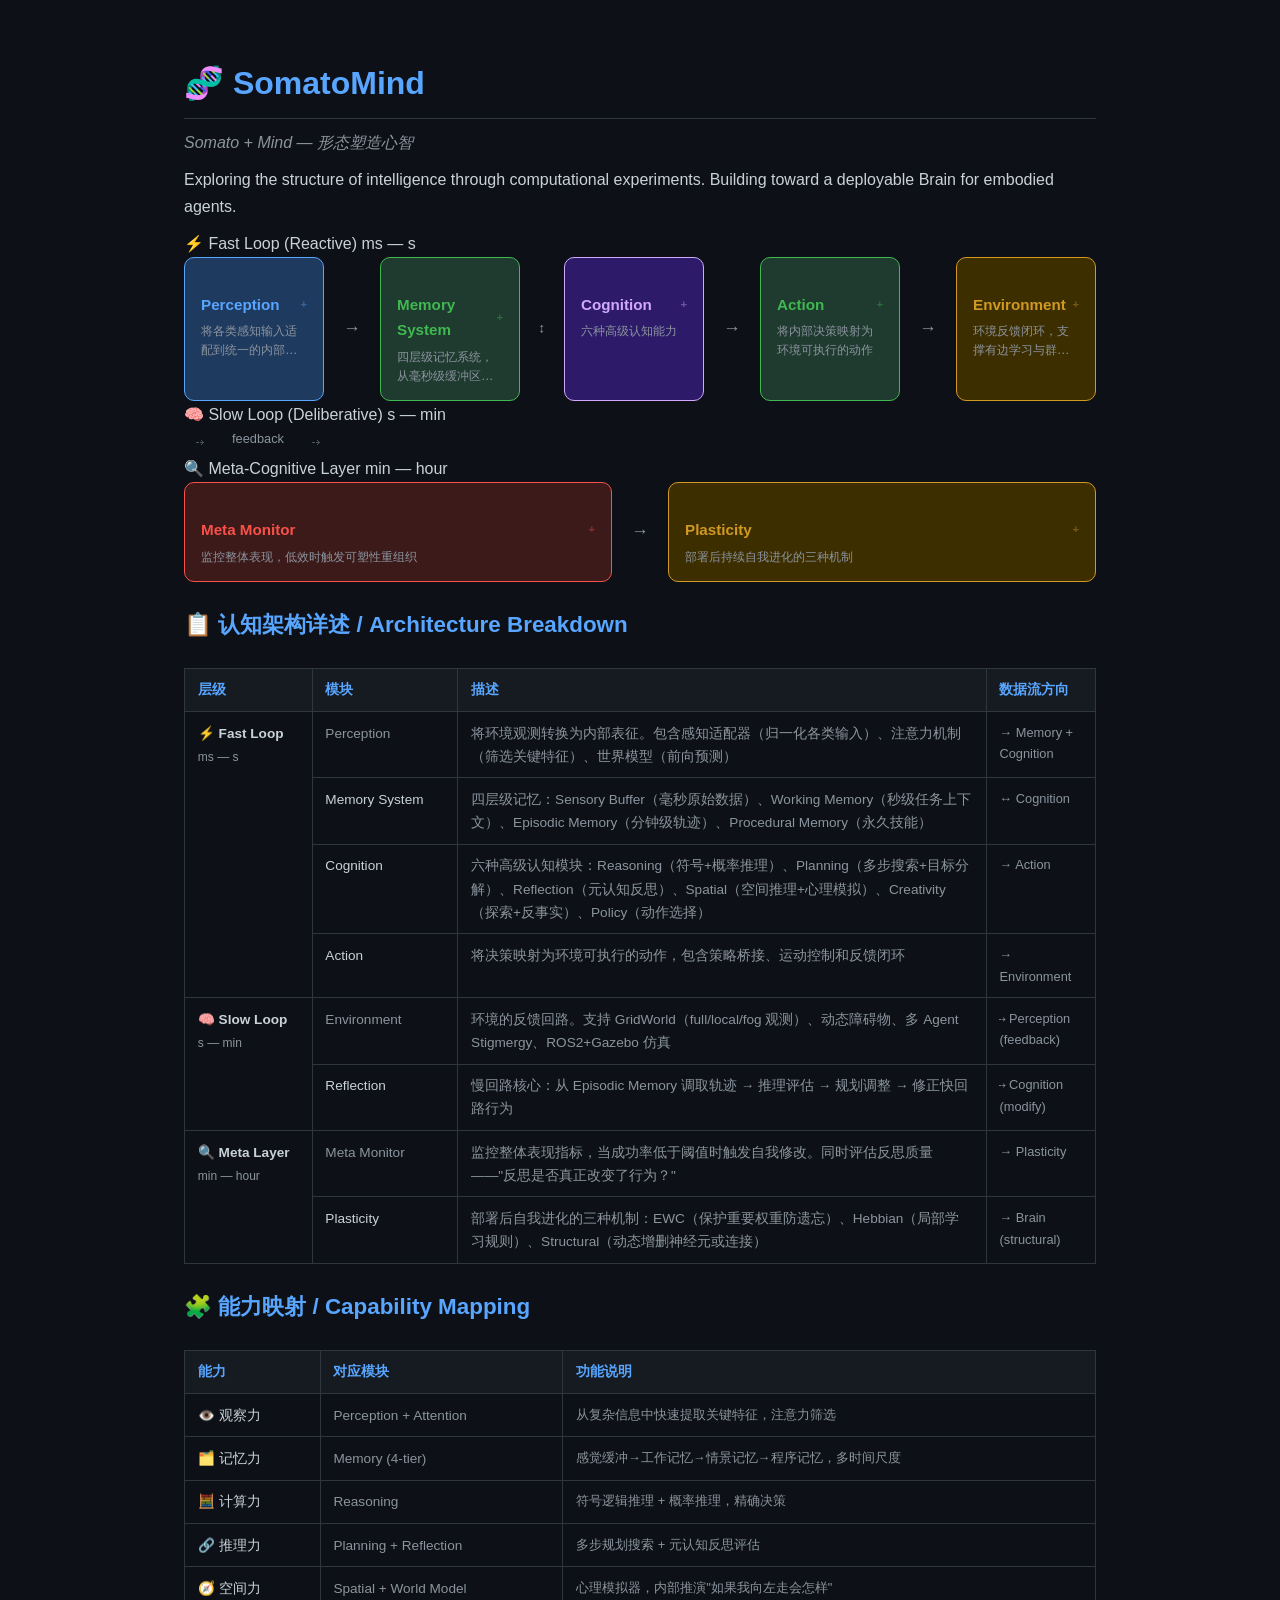
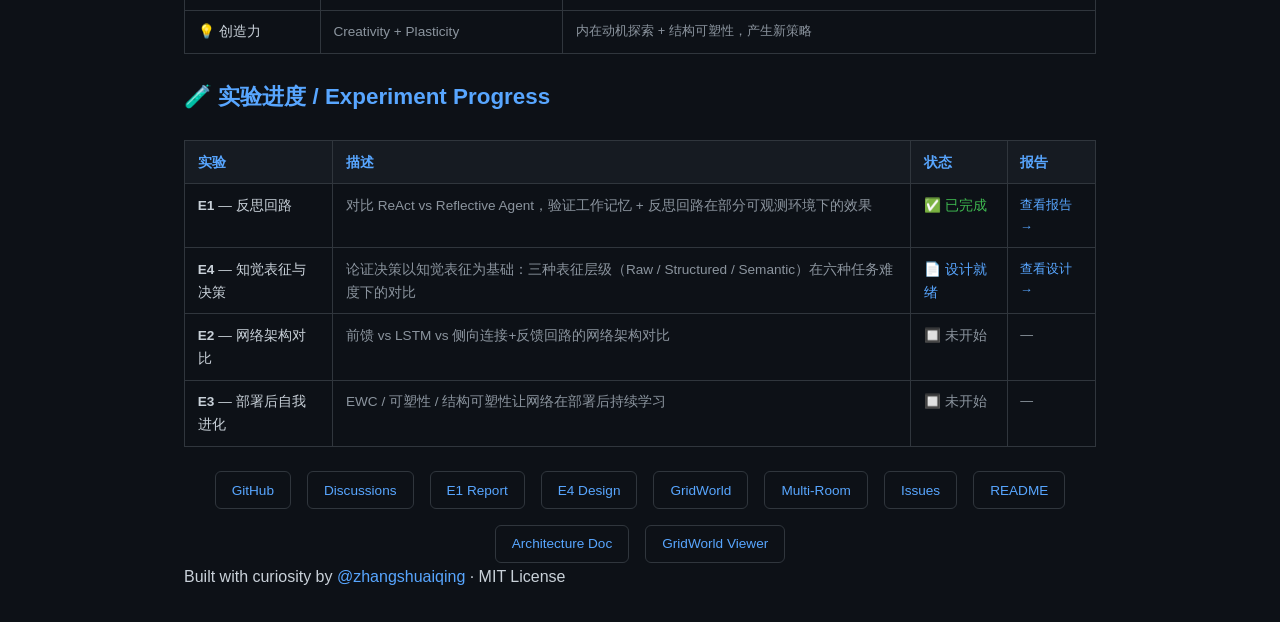
<file: docs/index.html>
<!DOCTYPE html>
<html lang="zh-CN">
<head>
  <meta charset="UTF-8">
  <meta name="viewport" content="width=device-width, initial-scale=1.0">
  <title>SomatoMind — 认知架构</title>
  <link rel="stylesheet" href="assets/style.css?v=2">
  <style>
    /* SomatoMind-specific overrides */
    .card-grid {
      display: flex; flex-wrap: wrap; gap: 12px;
      align-items: stretch;
    }
    .card-grid.wide { flex-wrap: nowrap; }
    @media (max-width: 800px) { .card-grid.wide { flex-wrap: wrap; } }

    /* ── Flow arrows ── */
    .flow-arrow {
      display: flex; align-items: center; justify-content: center;
      min-width: 32px; color: var(--fg2); font-size: 1.1rem;
      user-select: none;
    }
    .flow-arrow.dashed { opacity: 0.5; font-size: 1rem; }
    .flow-arrow.bidir { font-size: 0.85rem; writing-mode: vertical-lr; min-width: 20px; }

    /* ── Card ── */
    .card {
      flex: 1; min-width: 140px;
      border: 1px solid var(--border); border-radius: var(--card-radius);
      padding: 0.9rem 1rem; cursor: pointer;
      transition: all var(--transition);
      position: relative;
    }
    .card:hover {
      transform: translateY(-2px);
      box-shadow: 0 4px 16px rgba(0,0,0,0.4);
    }
    .card:active { transform: translateY(0); }
    .card h3 { font-size: 0.95rem; margin-bottom: 0.3rem; display: flex; align-items: center; gap: 0.4rem; }
    .card h3 .expand-icon { font-size: 0.7rem; opacity: 0.4; margin-left: auto; }
    .card .summary {
      font-size: 0.78rem; color: var(--fg2); line-height: 1.5;
      display: -webkit-box; -webkit-line-clamp: 2; -webkit-box-orient: vertical; overflow: hidden;
    }
    .card .detail {
      display: none; margin-top: 0.6rem; padding-top: 0.6rem;
      border-top: 1px solid var(--border); font-size: 0.8rem;
    }
    .card .detail ul { list-style: none; padding: 0; }
    .card .detail li {
      padding: 0.3rem 0; border-bottom: 1px solid rgba(255,255,255,0.04);
      display: flex; justify-content: space-between; gap: 0.5rem;
    }
    .card .detail li:last-child { border-bottom: none; }
    .card .detail li .item-name { color: var(--fg); font-weight: 500; }
    .card .detail li .item-desc { color: var(--fg2); text-align: right; font-size: 0.75rem; }

    .card.open { cursor: default; }
    .card.open .expand-icon { transform: rotate(45deg); }
    .card.open .detail { display: block; }

    /* Color themes */
    .card.blue    { background: var(--blue);    border-color: var(--blue-border); }
    .card.green   { background: var(--green);   border-color: var(--green-border); }
    .card.purple  { background: var(--purple);  border-color: var(--purple-border); }
    .card.red     { background: var(--red);     border-color: var(--red-border); }
    .card.orange  { background: var(--orange);  border-color: var(--orange-border); }
    .card.blue h3    { color: var(--blue-border); }
    .card.green h3   { color: var(--green-border); }
    .card.purple h3  { color: var(--purple-border); }
    .card.red h3     { color: var(--red-border); }
    .card.orange h3  { color: var(--orange-border); }
    .card.blue .detail li .item-name    { color: #79c0ff; }
    .card.green .detail li .item-name   { color: #7ee787; }
    .card.purple .detail li .item-name  { color: #d2a8ff; }
    .card.red .detail li .item-name     { color: #ff7b72; }
    .card.orange .detail li .item-name  { color: #d29922; }

    /* ── Capability table ── */
    .cap-table {
      width: 100%; border-collapse: collapse; font-size: 0.85rem;
      margin-top: 1.5rem;
    }
    .cap-table th, .cap-table td {
      padding: 0.6rem 0.8rem; border: 1px solid var(--border);
      text-align: left;
    }
    .cap-table th { background: #161b22; color: var(--accent); font-weight: 600; }
    .cap-table td:first-child { font-weight: 500; color: var(--fg); }
    .cap-table td:last-child { color: var(--fg2); font-size: 0.8rem; }
    .cap-table tr:hover td { background: rgba(255,255,255,0.03); }

    /* ── Links row ── */
    .links {
      display: flex; flex-wrap: wrap; gap: 1rem; justify-content: center;
      margin-top: 1.5rem;
    }
    .links a {
      padding: 0.4rem 1rem; border: 1px solid var(--border); border-radius: 6px;
      font-size: 0.85rem; transition: border-color var(--transition);
    }
    .links a:hover { border-color: var(--accent); text-decoration: none; }
  </style>
</head>
<body>

<h1>🧬 SomatoMind</h1>
<p class="subtitle"><em>Somato + Mind — 形态塑造心智</em></p>
<p class="tagline">Exploring the structure of intelligence through computational experiments. Building toward a deployable Brain for embodied agents.</p>

<!-- ═══════════════════ Fast Loop ═══════════════════ -->
<div class="zone-label">⚡ Fast Loop (Reactive) <span class="timescale">ms — s</span></div>
<div class="card-grid wide" id="fast-loop"></div>

<!-- ═══════════════════ Slow Loop ═══════════════════ -->
<div class="zone-label">🧠 Slow Loop (Deliberative) <span class="timescale">s — min</span></div>
<div class="card-grid wide" id="slow-loop"></div>

<!-- ═══════════════════ Meta Layer ═══════════════════ -->
<div class="zone-label">🔍 Meta-Cognitive Layer <span class="timescale">min — hour</span></div>
<div class="card-grid wide" id="meta-layer"></div>

<!-- ═══════════════════ Architecture Table ═══════════════════ -->
<div class="section">
  <h2>📋 认知架构详述 / Architecture Breakdown</h2>
  <table class="cap-table">
    <thead>
      <tr><th style="width:14%">层级</th><th style="width:16%">模块</th><th>描述</th><th style="width:12%">数据流方向</th></tr>
    </thead>
    <tbody>
      <tr><td rowspan="4"><strong>⚡ Fast Loop</strong><br><span style="font-size:0.75rem;color:var(--fg2)">ms — s</span></td>
          <td>Perception</td><td>将环境观测转换为内部表征。包含感知适配器（归一化各类输入）、注意力机制（筛选关键特征）、世界模型（前向预测）</td><td>→ Memory + Cognition</td></tr>
      <tr><td>Memory System</td><td>四层级记忆：Sensory Buffer（毫秒原始数据）、Working Memory（秒级任务上下文）、Episodic Memory（分钟级轨迹）、Procedural Memory（永久技能）</td><td>↔ Cognition</td></tr>
      <tr><td>Cognition</td><td>六种高级认知模块：Reasoning（符号+概率推理）、Planning（多步搜索+目标分解）、Reflection（元认知反思）、Spatial（空间推理+心理模拟）、Creativity（探索+反事实）、Policy（动作选择）</td><td>→ Action</td></tr>
      <tr><td>Action</td><td>将决策映射为环境可执行的动作，包含策略桥接、运动控制和反馈闭环</td><td>→ Environment</td></tr>
      <tr><td rowspan="2"><strong>🧠 Slow Loop</strong><br><span style="font-size:0.75rem;color:var(--fg2)">s — min</span></td>
          <td>Environment</td><td>环境的反馈回路。支持 GridWorld（full/local/fog 观测）、动态障碍物、多 Agent Stigmergy、ROS2+Gazebo 仿真</td><td>⇢ Perception (feedback)</td></tr>
      <tr><td>Reflection</td><td>慢回路核心：从 Episodic Memory 调取轨迹 → 推理评估 → 规划调整 → 修正快回路行为</td><td>⇢ Cognition (modify)</td></tr>
      <tr><td rowspan="2"><strong>🔍 Meta Layer</strong><br><span style="font-size:0.75rem;color:var(--fg2)">min — hour</span></td>
          <td>Meta Monitor</td><td>监控整体表现指标，当成功率低于阈值时触发自我修改。同时评估反思质量——"反思是否真正改变了行为？"</td><td>→ Plasticity</td></tr>
      <tr><td>Plasticity</td><td>部署后自我进化的三种机制：EWC（保护重要权重防遗忘）、Hebbian（局部学习规则）、Structural（动态增删神经元或连接）</td><td>→ Brain (structural)</td></tr>
    </tbody>
  </table>
</div>

<!-- ═══════════════════ Capability Mapping ═══════════════════ -->
<div class="section">
  <h2>🧩 能力映射 / Capability Mapping</h2>
  <table class="cap-table">
    <thead>
      <tr><th>能力</th><th>对应模块</th><th>功能说明</th></tr>
    </thead>
    <tbody>
      <tr><td>👁️ 观察力</td><td>Perception + Attention</td><td>从复杂信息中快速提取关键特征，注意力筛选</td></tr>
      <tr><td>🗂️ 记忆力</td><td>Memory (4-tier)</td><td>感觉缓冲→工作记忆→情景记忆→程序记忆，多时间尺度</td></tr>
      <tr><td>🧮 计算力</td><td>Reasoning</td><td>符号逻辑推理 + 概率推理，精确决策</td></tr>
      <tr><td>🔗 推理力</td><td>Planning + Reflection</td><td>多步规划搜索 + 元认知反思评估</td></tr>
      <tr><td>🧭 空间力</td><td>Spatial + World Model</td><td>心理模拟器，内部推演"如果我向左走会怎样"</td></tr>
      <tr><td>💡 创造力</td><td>Creativity + Plasticity</td><td>内在动机探索 + 结构可塑性，产生新策略</td></tr>
    </tbody>
  </table>
</div>

<!-- ═══════════════════ Experiment Progress ═══════════════════ -->
<div class="section">
  <h2>🧪 实验进度 / Experiment Progress</h2>
  <table class="cap-table">
    <thead>
      <tr><th>实验</th><th>描述</th><th>状态</th><th>报告</th></tr>
    </thead>
    <tbody>
      <tr>
        <td><strong>E1</strong> — 反思回路</td>
        <td>对比 ReAct vs Reflective Agent，验证工作记忆 + 反思回路在部分可观测环境下的效果</td>
        <td><span style="color:#3fb950;">✅ 已完成</span></td>
        <td><a href="experiments/e1_reflection.html" target="_blank">查看报告 →</a></td>
      </tr>
      <tr>
        <td><strong>E4</strong> — 知觉表征与决策</td>
        <td>论证决策以知觉表征为基础：三种表征层级（Raw / Structured / Semantic）在六种任务难度下的对比</td>
        <td><span style="color:#58a6ff;">📄 设计就绪</span></td>
        <td><a href="experiments/e4_perceptual_rep.html" target="_blank">查看设计 →</a></td>
      </tr>
      <tr>
        <td><strong>E2</strong> — 网络架构对比</td>
        <td>前馈 vs LSTM vs 侧向连接+反馈回路的网络架构对比</td>
        <td><span style="color:#8b949e;">🔲 未开始</span></td>
        <td>—</td>
      </tr>
      <tr>
        <td><strong>E3</strong> — 部署后自我进化</td>
        <td>EWC / 可塑性 / 结构可塑性让网络在部署后持续学习</td>
        <td><span style="color:#8b949e;">🔲 未开始</span></td>
        <td>—</td>
      </tr>
    </tbody>
  </table>
</div>

<!-- ═══════════════════ Capability Mapping ═══════════════════ -->
<div class="links">
  <a href="https://github.com/zhangshuaiqing/SomatoMind">GitHub</a>
  <a href="https://github.com/zhangshuaiqing/SomatoMind/discussions">Discussions</a>
  <a href="experiments/e1_reflection.html">E1 Report</a>
  <a href="experiments/e4_perceptual_rep.html">E4 Design</a>
  <a href="gridworld_viewer.html">GridWorld</a>
  <a href="experiments/rooms.html">Multi-Room</a>
  <a href="https://github.com/zhangshuaiqing/SomatoMind/issues">Issues</a>
  <a href="https://github.com/zhangshuaiqing/SomatoMind/blob/main/README.md">README</a>
  <a href="https://github.com/zhangshuaiqing/SomatoMind/blob/main/docs/architecture.md">Architecture Doc</a>
  <a href="gridworld_viewer.html">GridWorld Viewer</a>
</div>

<div class="footer">
  Built with curiosity by <a href="https://github.com/zhangshuaiqing">@zhangshuaiqing</a> &middot; MIT License
</div>

<script>
// ── Data ──────────────────────────────────────────
const MODULES = {
  perception: {
    title: 'Perception', color: 'blue',
    summary: '将各类感知输入适配到统一的内部表征空间',
    items: [
      ['Adapter', '将任意环境观测（GridWorld / ROS2 / 相机）归一化为内部 dict'],
      ['Attention', '自底向上 + 自顶向下注意力，筛选关键特征'],
      ['World Model', '前向预测模型："如果我向左走，会看到什么？"'],
    ]
  },
  memory: {
    title: 'Memory System', color: 'green',
    summary: '四层级记忆系统，从毫秒级缓冲区到永久程序记忆',
    items: [
      ['Sensory Buffer', '毫秒级，保留原始感知数据'],
      ['Working Memory', '秒级，结构化任务上下文（目标、怀疑、计划栈）'],
      ['Episodic Memory', '分钟级，存储完整轨迹（观测→动作→结果→反思标签）'],
      ['Procedural Memory', '永久级，编码为网络权重或子策略的技能库'],
    ]
  },
  cognition: {
    title: 'Cognition', color: 'purple',
    summary: '六种高级认知能力',
    items: [
      ['Reasoning', '符号推理（规则演绎）+ 概率推理（贝叶斯不确定性处理）'],
      ['Planning', '多步搜索 + 目标分解 + 重规划'],
      ['Reflection', '元认知：回顾轨迹 → 自我评价 → 策略调整（Reflexion）'],
      ['Spatial', '空间推理（自我中心+地图视角）+ 心理模拟器'],
      ['Creativity', '内在动机驱动的探索 + 反事实思考'],
      ['Policy', '从当前状态到动作的映射（快回路的主干）'],
    ]
  },
  action: {
    title: 'Action', color: 'green',
    summary: '将内部决策映射为环境可执行的动作',
    items: [
      ['Policy Bridge', '抽象决策到具体动作序列的映射'],
      ['Motor Control', 'ROS2 / Gazebo / 实物机器人接口'],
      ['Feedback Loop', '动作执行结果 → 感知层（形成闭环）'],
    ]
  },
  environment: {
    title: 'Environment', color: 'orange',
    summary: '环境反馈闭环，支撑有边学习与群体智能',
    items: [
      ['GridWorld', 'Phase 1 实验床：full / local / fog_of_war 观测'],
      ['Dynamic Obstacles', 'Phase 1 Feature 3：环境时变'],
      ['Multi-agent', 'Phase 3：Stigmergy / Neural Bridge 群体实验'],
      ['ROS2 + Gazebo', 'Phase 3：连续控制仿真 + 实物过渡'],
    ]
  },
  plasticity: {
    title: 'Plasticity', color: 'orange',
    summary: '部署后持续自我进化的三种机制',
    items: [
      ['EWC', 'Elastic Weight Consolidation：保护重要权重不遗忘'],
      ['Hebbian', '局部学习规则："fire together, wire together"'],
      ['Structural', '动态增删神经元或连接，对应生物的结构可塑性'],
    ]
  },
  meta: {
    title: 'Meta Monitor', color: 'red',
    summary: '监控整体表现，低效时触发可塑性重组织',
    items: [
      ['Performance Monitor', '跟踪成功率、步数等指标'],
      ['Trigger', '表现低于阈值时，激活 Plasticity 模块'],
      ['Self-Evaluation', '评估反思质量：反思是否真正改变了行为？'],
    ]
  },
};

// ── Build Cards ───────────────────────────────────
function cardHTML(id, m) {
  const itemsHTML = m.items.map(([name, desc]) =>
    `<li><span class="item-name">${name}</span><span class="item-desc">${desc}</span></li>`
  ).join('');
  return `
    <div class="card ${m.color}" data-module="${id}" onclick="toggleCard(this)">
      <h3>${m.title} <span class="expand-icon">+</span></h3>
      <div class="summary">${m.summary}</div>
      <div class="detail"><ul>${itemsHTML}</ul></div>
    </div>
  `;
}

function flowArrow(dir) {
  const arrows = {
    right: '→', right_dashed: '⇢', bidir: '↔', down: '↓',
  };
  const cls = dir === 'bidir' ? 'flow-arrow bidir' : 'flow-arrow' + (dir.includes('dashed') ? ' dashed' : '');
  return `<div class="${cls}">${arrows[dir] || '→'}</div>`;
}

// Fast loop: Perception → [Memory] → [Cognition] → Action → Environment
const fastLoop = document.getElementById('fast-loop');
fastLoop.innerHTML =
  cardHTML('perception', MODULES.perception) +
  flowArrow('right') +
  cardHTML('memory', MODULES.memory) +
  flowArrow('bidir') +
  cardHTML('cognition', MODULES.cognition) +
  flowArrow('right') +
  cardHTML('action', MODULES.action) +
  flowArrow('right') +
  cardHTML('environment', MODULES.environment);

// Slow loop: Environment feedback
const slowLoop = document.getElementById('slow-loop');
slowLoop.innerHTML =
  flowArrow('right_dashed') +
  `<div style="flex:0; font-size:0.8rem; color:var(--fg2); padding:0 0.25rem;">feedback</div>` +
  flowArrow('right_dashed');

// Meta layer: Meta Monitor → Plasticity
const metaLayer = document.getElementById('meta-layer');
metaLayer.innerHTML =
  cardHTML('meta', MODULES.meta) +
  flowArrow('right') +
  cardHTML('plasticity', MODULES.plasticity);

// ── Toggle ────────────────────────────────────────
function toggleCard(el) {
  el.classList.toggle('open');
}

// ── Add zone outlines ─────────────────────────────
document.addEventListener('DOMContentLoaded', () => {
  // Nothing special needed — the zone labels and card-grids naturally separate
});
</script>
</body>
</html>
</file>
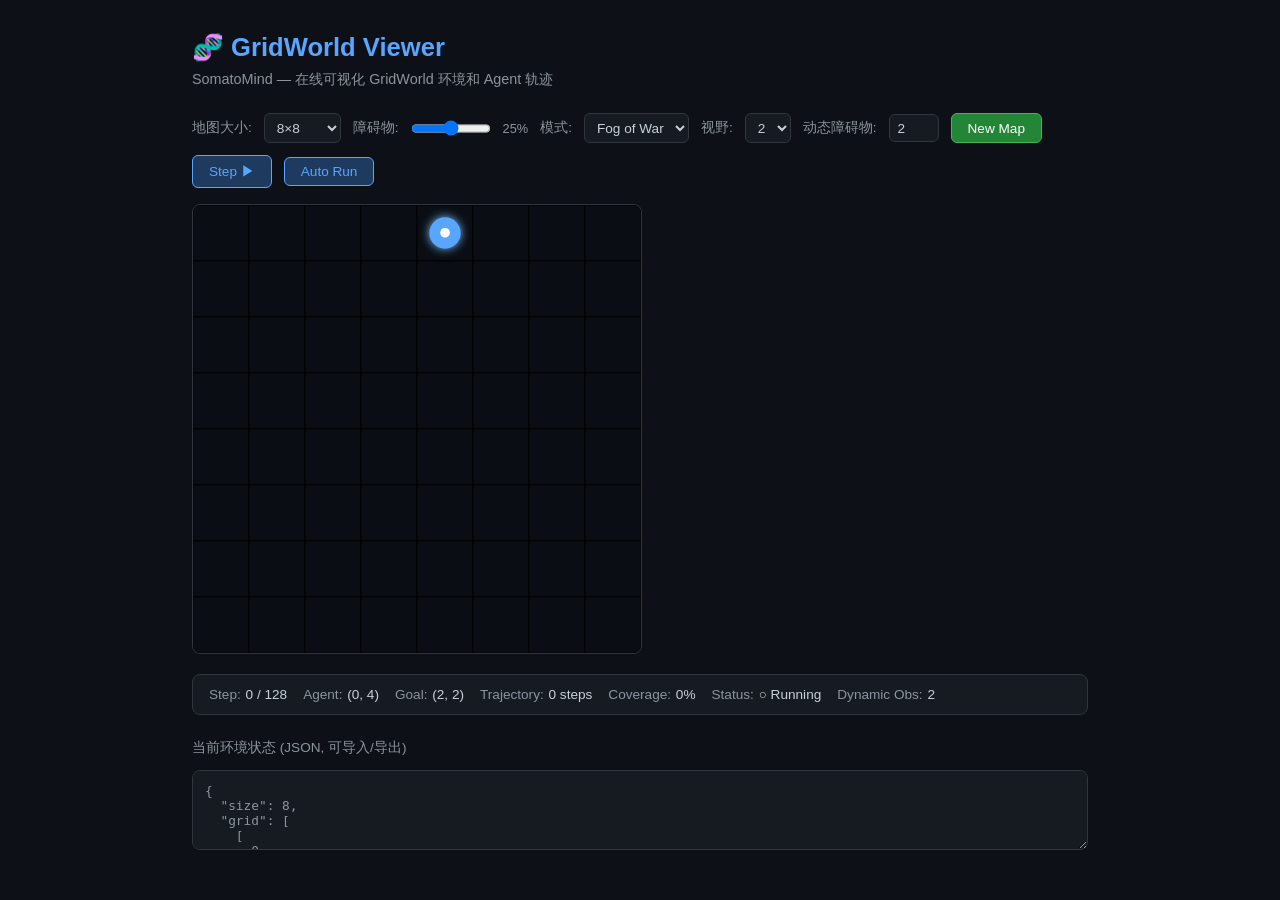
<file: docs/gridworld_viewer.html>
<!DOCTYPE html>
<html lang="zh-CN">
<head>
  <meta charset="UTF-8">
  <meta name="viewport" content="width=device-width, initial-scale=1.0">
  <title>GridWorld Viewer</title>
  <style>
    * { margin: 0; padding: 0; box-sizing: border-box; }
    body {
      font-family: -apple-system, BlinkMacSystemFont, 'Segoe UI', Helvetica, Arial, sans-serif;
      background: #0d1117; color: #c9d1d9;
      padding: 2rem; max-width: 960px; margin: 0 auto;
    }
    h1 { font-size: 1.6rem; margin-bottom: 0.5rem; color: #58a6ff; }
    .subtitle { color: #8b949e; margin-bottom: 1.5rem; font-size: 0.9rem; }

    /* Controls */
    .controls { display: flex; flex-wrap: wrap; gap: 0.75rem; align-items: center; margin-bottom: 1rem; }
    .controls label { font-size: 0.85rem; color: #8b949e; }
    .controls input, .controls select {
      background: #161b22; border: 1px solid #30363d; border-radius: 6px;
      color: #c9d1d9; padding: 0.35rem 0.5rem; font-size: 0.85rem;
    }
    .controls button {
      background: #1f3a5f; border: 1px solid #58a6ff; border-radius: 6px;
      color: #58a6ff; padding: 0.4rem 1rem; cursor: pointer; font-size: 0.85rem;
    }
    .controls button:hover { background: #1f4a7f; }
    .controls button:active { transform: scale(0.97); }
    .controls button.primary { background: #238636; border-color: #3fb950; color: #fff; }
    .controls button.primary:hover { background: #2ea043; }
    .controls .spacer { flex: 1; }

    /* Grid canvas */
    .grid-wrap { position: relative; display: inline-block; margin-bottom: 1rem; }
    #grid-canvas { border: 1px solid #30363d; border-radius: 8px; display: block; }

    /* Info panel */
    .info-panel {
      display: flex; flex-wrap: wrap; gap: 1rem; margin-bottom: 1.5rem;
      background: #161b22; border: 1px solid #30363d; border-radius: 8px;
      padding: 0.75rem 1rem;
    }
    .info-item { font-size: 0.85rem; }
    .info-item .label { color: #8b949e; margin-right: 0.3rem; }
    .info-item .value { color: #c9d1d9; font-weight: 500; }
    .info-item .value.good { color: #3fb950; }
    .info-item .value.bad { color: #f85149; }

    /* JSON import area */
    .json-area {
      width: 100%; min-height: 80px; background: #161b22; border: 1px solid #30363d;
      border-radius: 8px; color: #8b949e; padding: 0.75rem; font-family: monospace;
      font-size: 0.8rem; margin-top: 0.5rem; resize: vertical;
    }
    .json-label { font-size: 0.85rem; color: #8b949e; margin-top: 1rem; margin-bottom: 0.3rem; }
  </style>
</head>
<body>

<h1>🧬 GridWorld Viewer</h1>
<p class="subtitle">SomatoMind — 在线可视化 GridWorld 环境和 Agent 轨迹</p>

<div class="controls">
  <label>地图大小:</label>
  <select id="size-select">
    <option value="6">6×6</option>
    <option value="8" selected>8×8</option>
    <option value="10">10×10</option>
    <option value="12">12×12</option>
  </select>
  <label>障碍物:</label>
  <input type="range" id="obstacle-range" min="0" max="50" value="25" style="width:80px">
  <span id="obstacle-label" style="font-size:0.8rem;color:#8b949e;">25%</span>
  <label>模式:</label>
  <select id="mode-select">
    <option value="full">Full</option>
    <option value="local">Local</option>
    <option value="fog_of_war" selected>Fog of War</option>
  </select>
  <label>视野:</label>
  <select id="view-select">
    <option value="1">1</option>
    <option value="2" selected>2</option>
    <option value="3">3</option>
  </select>
  <label>动态障碍物:</label>
  <input type="number" id="dynamic-num" value="2" min="0" max="10" style="width:50px">
  <button class="primary" id="btn-new">New Map</button>
  <button id="btn-step">Step ▶</button>
  <button id="btn-auto">Auto Run</button>
</div>

<div class="grid-wrap">
  <canvas id="grid-canvas"></canvas>
</div>

<div class="info-panel" id="info-panel"></div>

<div class="json-label">当前环境状态 (JSON, 可导入/导出)</div>
<textarea class="json-area" id="json-area" readonly></textarea>

<script>
// ═══════════════════════════════════════════════════════════════
// GridWorld Renderer (pure client-side HTML/JS)
// ═══════════════════════════════════════════════════════════════

const canvas = document.getElementById('grid-canvas');
const ctx = canvas.getContext('2d');

let CELL = 56;          // pixel per cell
let state = null;       // current env state
let autoTimer = null;

const COLORS = {
  bg: '#0d1117',
  grid: '#161b22',
  gridLine: '#21262d',
  empty: '#161b22',
  obstacle: '#30363d',
  dynamic: '#f85149',
  agent: '#58a6ff',
  agentGlow: '#79c0ff',
  goal: '#d29922',
  goalGlow: '#ffd8a8',
  visited: 'rgba(88,166,255,0.08)',
  trail: 'rgba(88,166,255,0.25)',
  trailFade: 'rgba(88,166,255,0.06)',
  fog: '#0a0e14',
  text: '#c9d1d9',
  textDim: '#8b949e',
};

// ── Generate random env (client-side only for visualization) ──

function generateMap(size, obstacleRatio, mode, viewRange, numDynamic) {
  // Grid: 0=empty, 1=obstacle
  const grid = [];
  for (let r = 0; r < size; r++) {
    grid[r] = [];
    for (let c = 0; c < size; c++) {
      grid[r][c] = Math.random() < obstacleRatio ? 1 : 0;
    }
  }
  
  // Place start and goal
  let start, goal;
  do {
    start = [Math.floor(Math.random() * size), Math.floor(Math.random() * size)];
    goal = [Math.floor(Math.random() * size), Math.floor(Math.random() * size)];
  } while (start[0] === goal[0] && start[1] === goal[1]);
  
  grid[start[0]][start[1]] = 0;
  grid[goal[0]][goal[1]] = 0;
  
  // Clear path
  let r = start[0], c = start[1];
  while (r !== goal[0] || c !== goal[1]) {
    if (Math.random() < 0.5 && r !== goal[0]) {
      r += goal[0] > r ? 1 : -1;
    } else if (c !== goal[1]) {
      c += goal[1] > c ? 1 : -1;
    } else {
      r += goal[0] > r ? 1 : -1;
    }
    if (grid[r] && grid[r][c] === 1) grid[r][c] = 0;
  }
  
  // Dynamic obstacles
  const dynamic = [];
  for (let i = 0; i < numDynamic; i++) {
    let pos;
    let attempts = 0;
    do {
      pos = [Math.floor(Math.random() * size), Math.floor(Math.random() * size)];
      attempts++;
    } while ((grid[pos[0]][pos[1]] === 1 || 
             (pos[0] === start[0] && pos[1] === start[1]) ||
             (pos[0] === goal[0] && pos[1] === goal[1])) && attempts < 50);
    if (attempts < 50) {
      dynamic.push({row: pos[0], col: pos[1]});
      grid[pos[0]][pos[1]] = 0;
    }
  }
  
  return {
    size, grid, agent_pos: [...start], goal_pos: [...goal],
    step_count: 0, max_steps: size * size * 2, done: false,
    observation_mode: mode, view_range: viewRange,
    trajectory: [], visited: Array(size).fill(null).map(() => Array(size).fill(false)),
    dynamic_obstacles: dynamic,
  };
}

// ── Rendering ──

function render(s) {
  if (!s) return;
  state = s;
  const size = s.size;
  const cellSize = Math.min(CELL, Math.floor(560 / size));
  CELL = cellSize;
  
  canvas.width = size * cellSize;
  canvas.height = size * cellSize;
  
  // Background
  ctx.fillStyle = COLORS.grid;
  ctx.fillRect(0, 0, canvas.width, canvas.height);
  
  const visited = s.visited || [];
  const trajectory = s.trajectory || [];
  const visitedSet = new Set();
  for (let r = 0; r < size; r++) {
    for (let c = 0; c < size; c++) {
      if (visited[r] && visited[r][c]) visitedSet.add(`${r},${c}`);
    }
  }
  
  // Draw cells
  for (let r = 0; r < size; r++) {
    for (let c = 0; c < size; c++) {
      const x = c * cellSize, y = r * cellSize;
      
      // Fog
      if (s.observation_mode === 'fog_of_war' && !visitedSet.has(`${r},${c}`)) {
        ctx.fillStyle = COLORS.fog;
        ctx.fillRect(x, y, cellSize, cellSize);
        ctx.fillStyle = COLORS.gridLine;
        ctx.strokeRect(x, y, cellSize, cellSize);
        continue;
      }
      
      // Cell type
      const cell = s.grid[r][c];
      if (cell === 1) {
        ctx.fillStyle = COLORS.obstacle;
      } else if (visitedSet.has(`${r},${c}`) && (r !== s.agent_pos[0] || c !== s.agent_pos[1])) {
        ctx.fillStyle = COLORS.visited;
      } else {
        ctx.fillStyle = COLORS.empty;
      }
      ctx.fillRect(x, y, cellSize, cellSize);
      
      // Dynamic obstacles
      const isDynamic = s.dynamic_obstacles.some(d => d.row === r && d.col === c);
      if (isDynamic) {
        ctx.fillStyle = COLORS.dynamic;
        ctx.beginPath();
        ctx.arc(x + cellSize/2, y + cellSize/2, cellSize * 0.25, 0, Math.PI * 2);
        ctx.fill();
      }
      
      // Grid line
      ctx.strokeStyle = COLORS.gridLine;
      ctx.lineWidth = 0.5;
      ctx.strokeRect(x, y, cellSize, cellSize);
    }
  }
  
  // Trajectory trail
  if (trajectory.length > 1) {
    ctx.beginPath();
    ctx.strokeStyle = COLORS.trail;
    ctx.lineWidth = 2;
    for (let i = 0; i < trajectory.length - 1; i++) {
      const p1 = trajectory[i], p2 = trajectory[i + 1];
      ctx.moveTo(p1[1] * cellSize + cellSize/2, p1[0] * cellSize + cellSize/2);
      ctx.lineTo(p2[1] * cellSize + cellSize/2, p2[0] * cellSize + cellSize/2);
    }
    ctx.stroke();
    
    // Trail dots
    for (let i = 0; i < trajectory.length; i++) {
      const p = trajectory[i];
      const alpha = 0.15 + 0.6 * (i / trajectory.length);
      ctx.fillStyle = `rgba(88, 166, 255, ${alpha})`;
      ctx.beginPath();
      ctx.arc(p[1] * cellSize + cellSize/2, p[0] * cellSize + cellSize/2, 2, 0, Math.PI * 2);
      ctx.fill();
    }
  }
  
  // Goal
  const gr = s.goal_pos[0], gc = s.goal_pos[1];
  if (s.observation_mode !== 'fog_of_war' || visitedSet.has(`${gr},${gc}`) || gr === s.agent_pos[0] && gc === s.agent_pos[1]) {
    ctx.fillStyle = COLORS.goalGlow;
    ctx.shadowColor = COLORS.goalGlow;
    ctx.shadowBlur = 8;
    ctx.fillStyle = COLORS.goal;
    ctx.beginPath();
    ctx.arc(gc * cellSize + cellSize/2, gr * cellSize + cellSize/2, cellSize * 0.3, 0, Math.PI * 2);
    ctx.fill();
    ctx.shadowBlur = 0;
    ctx.fillStyle = COLORS.goalGlow;
    ctx.font = `${cellSize * 0.45}px sans-serif`;
    ctx.textAlign = 'center';
    ctx.textBaseline = 'middle';
    ctx.fillText('★', gc * cellSize + cellSize/2, gr * cellSize + cellSize/2 + 1);
  }
  
  // Agent
  const ar = s.agent_pos[0], ac = s.agent_pos[1];
  ctx.shadowColor = COLORS.agentGlow;
  ctx.shadowBlur = 10;
  ctx.fillStyle = COLORS.agent;
  ctx.beginPath();
  ctx.arc(ac * cellSize + cellSize/2, ar * cellSize + cellSize/2, cellSize * 0.28, 0, Math.PI * 2);
  ctx.fill();
  ctx.shadowBlur = 0;
  ctx.fillStyle = '#fff';
  ctx.font = `bold ${cellSize * 0.4}px sans-serif`;
  ctx.textAlign = 'center';
  ctx.textBaseline = 'middle';
  ctx.fillText('●', ac * cellSize + cellSize/2, ar * cellSize + cellSize/2);
  
  // Update info panel
  updateInfo(s);
  updateJson(s);
}

function updateInfo(s) {
  const panel = document.getElementById('info-panel');
  const trajLen = s.trajectory ? s.trajectory.length : 0;
  const visitedCount = s.visited ? s.visited.flat().filter(v => v).length : 0;
  const total = s.size * s.size;
  const coverage = visitedCount / total;
  
  panel.innerHTML = `
    <div class="info-item"><span class="label">Step:</span><span class="value">${s.step_count} / ${s.max_steps}</span></div>
    <div class="info-item"><span class="label">Agent:</span><span class="value">(${s.agent_pos[0]}, ${s.agent_pos[1]})</span></div>
    <div class="info-item"><span class="label">Goal:</span><span class="value">(${s.goal_pos[0]}, ${s.goal_pos[1]})</span></div>
    <div class="info-item"><span class="label">Trajectory:</span><span class="value">${trajLen} steps</span></div>
    <div class="info-item"><span class="label">Coverage:</span><span class="value">${(coverage * 100).toFixed(0)}%</span></div>
    <div class="info-item"><span class="label">Status:</span><span class="value ${s.done ? 'good' : ''}">${s.done ? '✓ Goal Reached' : '○ Running'}</span></div>
    <div class="info-item"><span class="label">Dynamic Obs:</span><span class="value">${s.dynamic_obstacles ? s.dynamic_obstacles.length : 0}</span></div>
  `;
}

function updateJson(s) {
  document.getElementById('json-area').value = JSON.stringify(s, null, 2);
}

// ── Actions ──

function newMap() {
  const size = parseInt(document.getElementById('size-select').value);
  const obsRatio = parseInt(document.getElementById('obstacle-range').value) / 100;
  const mode = document.getElementById('mode-select').value;
  const viewRange = parseInt(document.getElementById('view-select').value);
  const numDynamic = parseInt(document.getElementById('dynamic-num').value) || 0;
  const s = generateMap(size, obsRatio, mode, viewRange, numDynamic);
  render(s);
}

function stepForward() {
  if (!state || state.done) return;
  const dirs = ['up', 'down', 'left', 'right'];
  const action = dirs[Math.floor(Math.random() * 4)];
  
  // Basic physics simulation
  let dr = 0, dc = 0;
  if (action === 'up') dr = -1;
  else if (action === 'down') dr = 1;
  else if (action === 'left') dc = -1;
  else if (action === 'right') dc = 1;
  
  const nr = state.agent_pos[0] + dr, nc = state.agent_pos[1] + dc;
  if (nr >= 0 && nr < state.size && nc >= 0 && nc < state.size && state.grid[nr][nc] !== 1) {
    state.trajectory.push([...state.agent_pos]);
    state.agent_pos = [nr, nc];
    if (!state.visited[nr]) state.visited[nr] = [];
    state.visited[nr][nc] = true;
    state.step_count++;
    
    if (nr === state.goal_pos[0] && nc === state.goal_pos[1]) {
      state.done = true;
    }
  } else {
    state.step_count++;
  }
  
  if (state.step_count >= state.max_steps) state.done = true;
  
  // Move dynamic obstacles (simple random walk)
  if (state.dynamic_obstacles) {
    for (const d of state.dynamic_obstacles) {
      const ddirs = [{dr:-1,dc:0},{dr:1,dc:0},{dr:0,dc:-1},{dr:0,dc:1}];
      const dd = ddirs[Math.floor(Math.random() * 4)];
      const dnr = d.row + dd.dr, dnc = d.col + dd.dc;
      if (dnr >= 0 && dnr < state.size && dnc >= 0 && dnc < state.size &&
          state.grid[dnr][dnc] !== 1 &&
          !(dnr === state.agent_pos[0] && dnc === state.agent_pos[1]) &&
          !(dnr === state.goal_pos[0] && dnc === state.goal_pos[1])) {
        d.row = dnr; d.col = dnc;
      }
    }
  }
  
  render(state);
}

function autoRun() {
  if (autoTimer) {
    clearInterval(autoTimer);
    autoTimer = null;
    document.getElementById('btn-auto').textContent = 'Auto Run';
    return;
  }
  if (state && state.done) newMap();
  document.getElementById('btn-auto').textContent = 'Stop';
  autoTimer = setInterval(() => {
    if (state && state.done) {
      clearInterval(autoTimer);
      autoTimer = null;
      document.getElementById('btn-auto').textContent = 'Auto Run';
      return;
    }
    stepForward();
  }, 80);
}

// ── Import JSON ──
// Allow pasting a JSON state to render it
document.getElementById('json-area').addEventListener('input', function() {
  try {
    const s = JSON.parse(this.value);
    if (s.size && s.grid && s.agent_pos) {
      render(s);
    }
  } catch(e) {}
});

// ── Init ──
document.getElementById('btn-new').addEventListener('click', newMap);
document.getElementById('btn-step').addEventListener('click', stepForward);
document.getElementById('btn-auto').addEventListener('click', autoRun);
document.getElementById('obstacle-range').addEventListener('input', function() {
  document.getElementById('obstacle-label').textContent = this.value + '%';
});

// Start with a map
newMap();

</script>
</body>
</html>
</file>
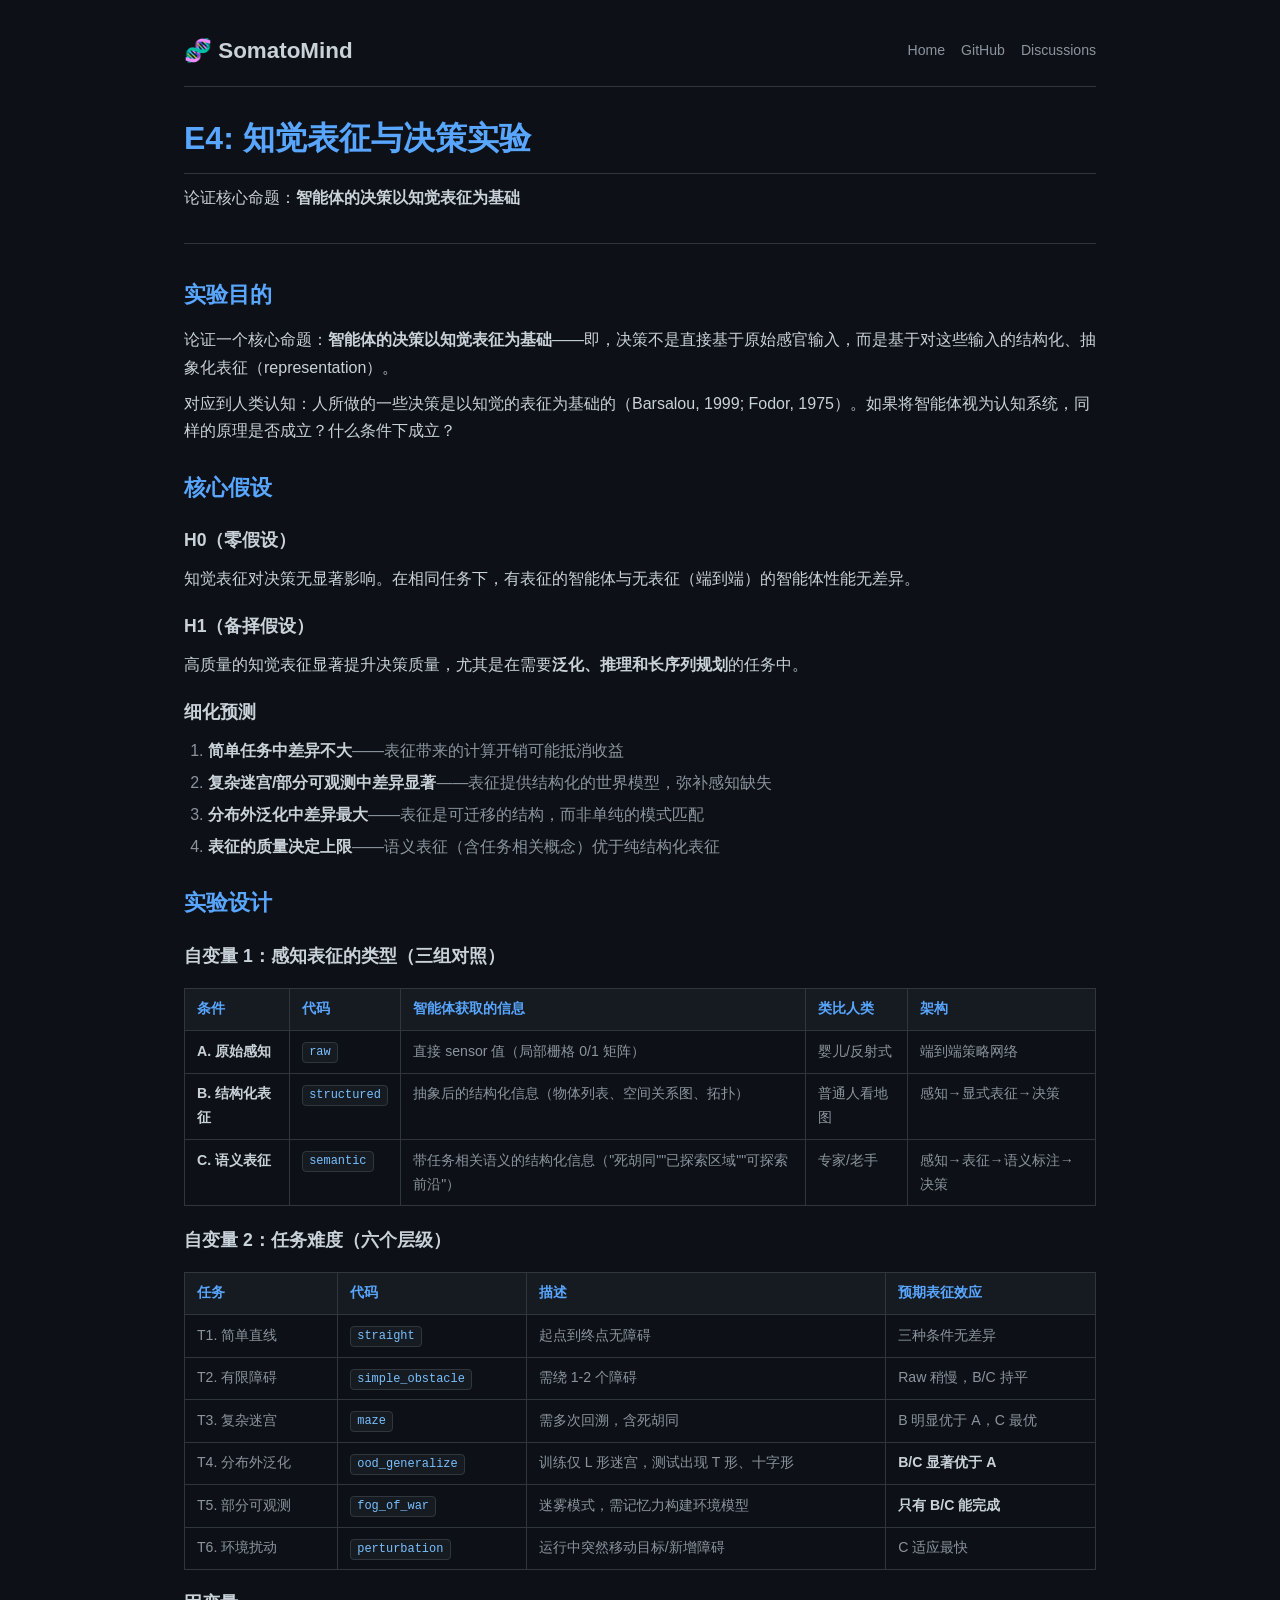
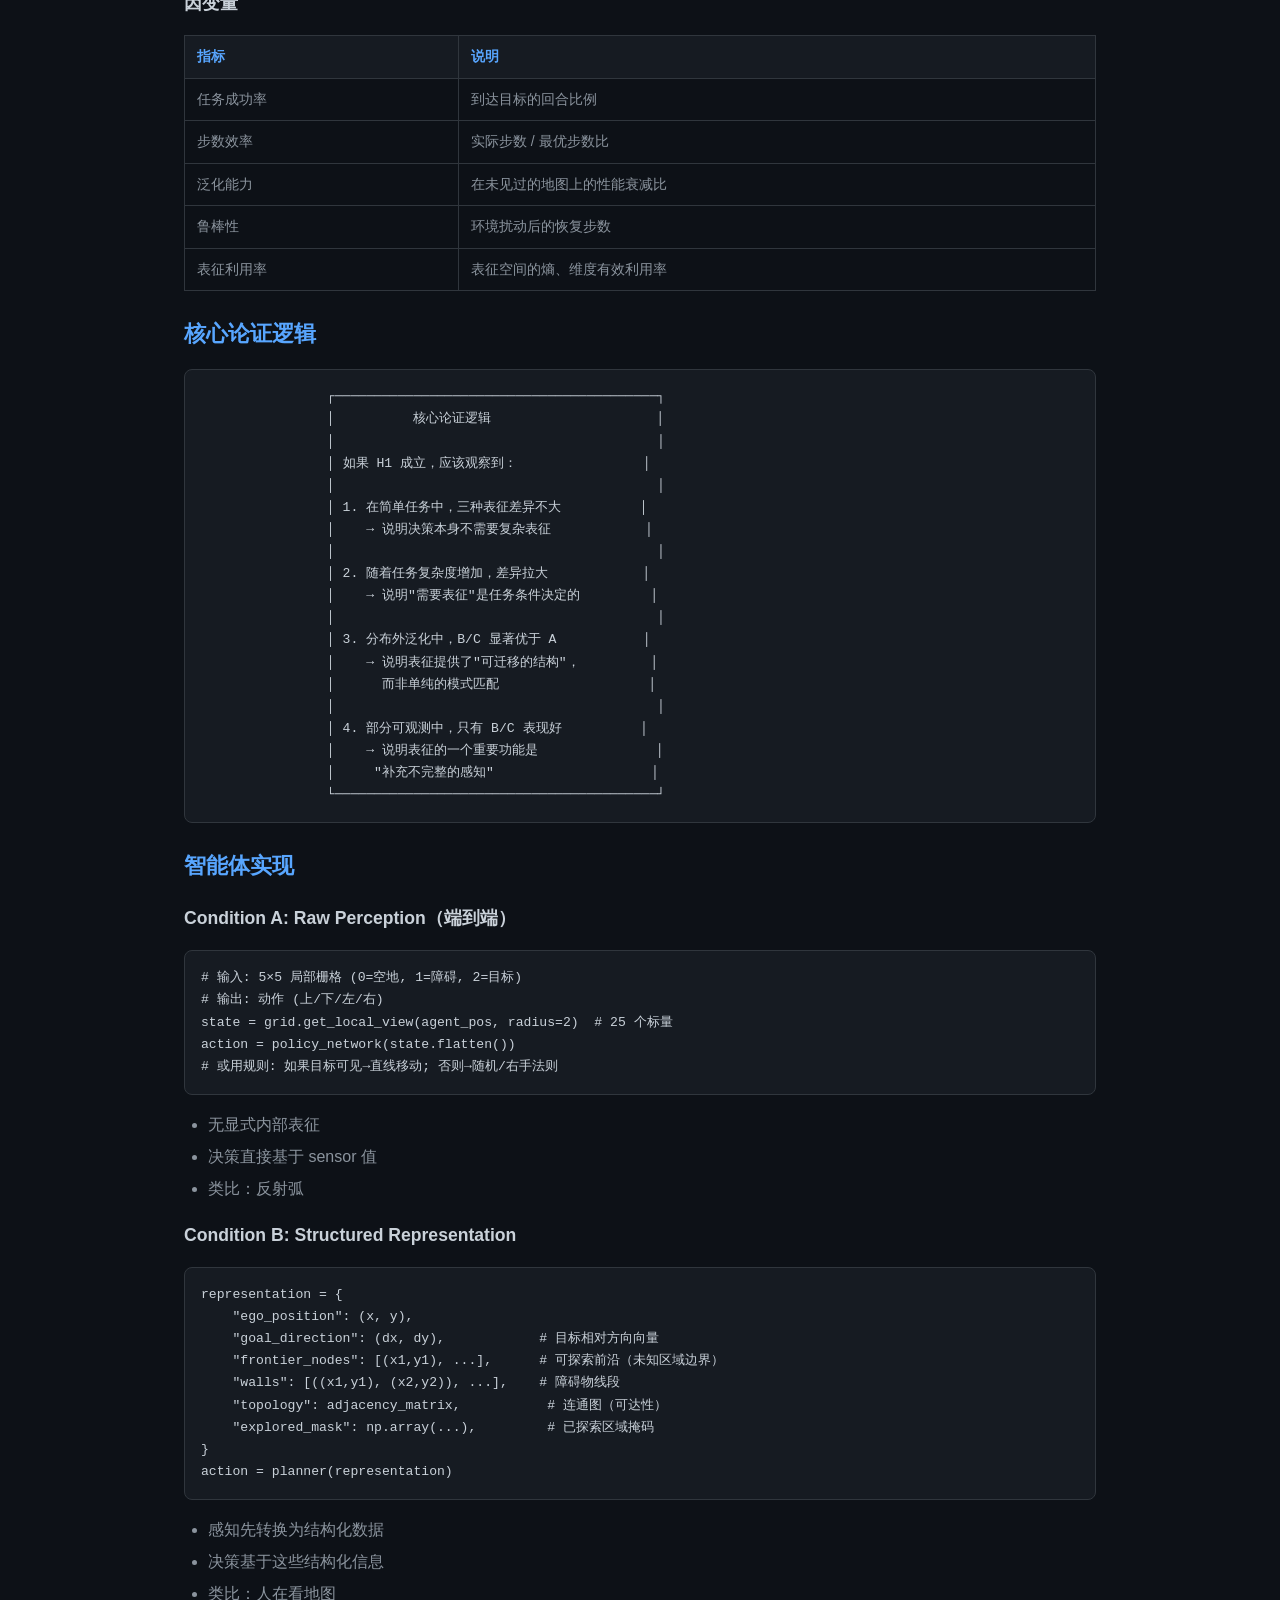
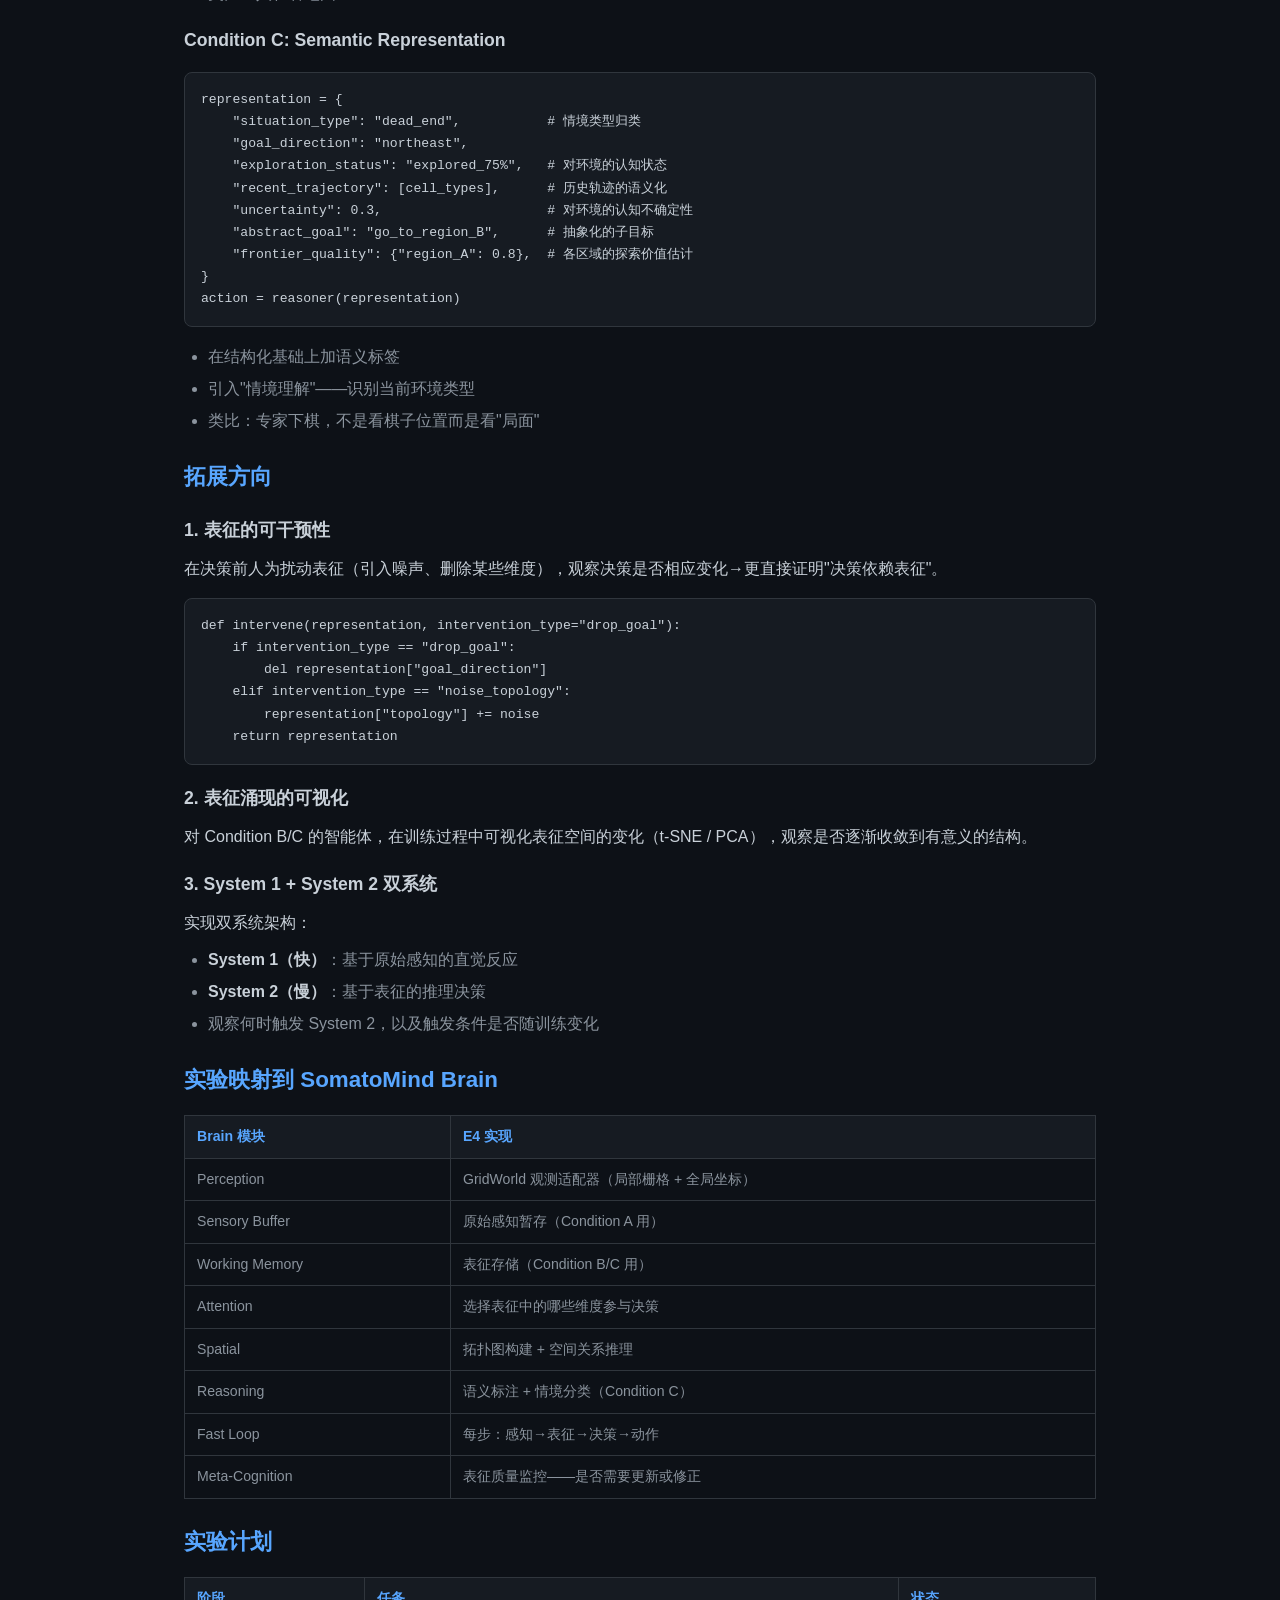
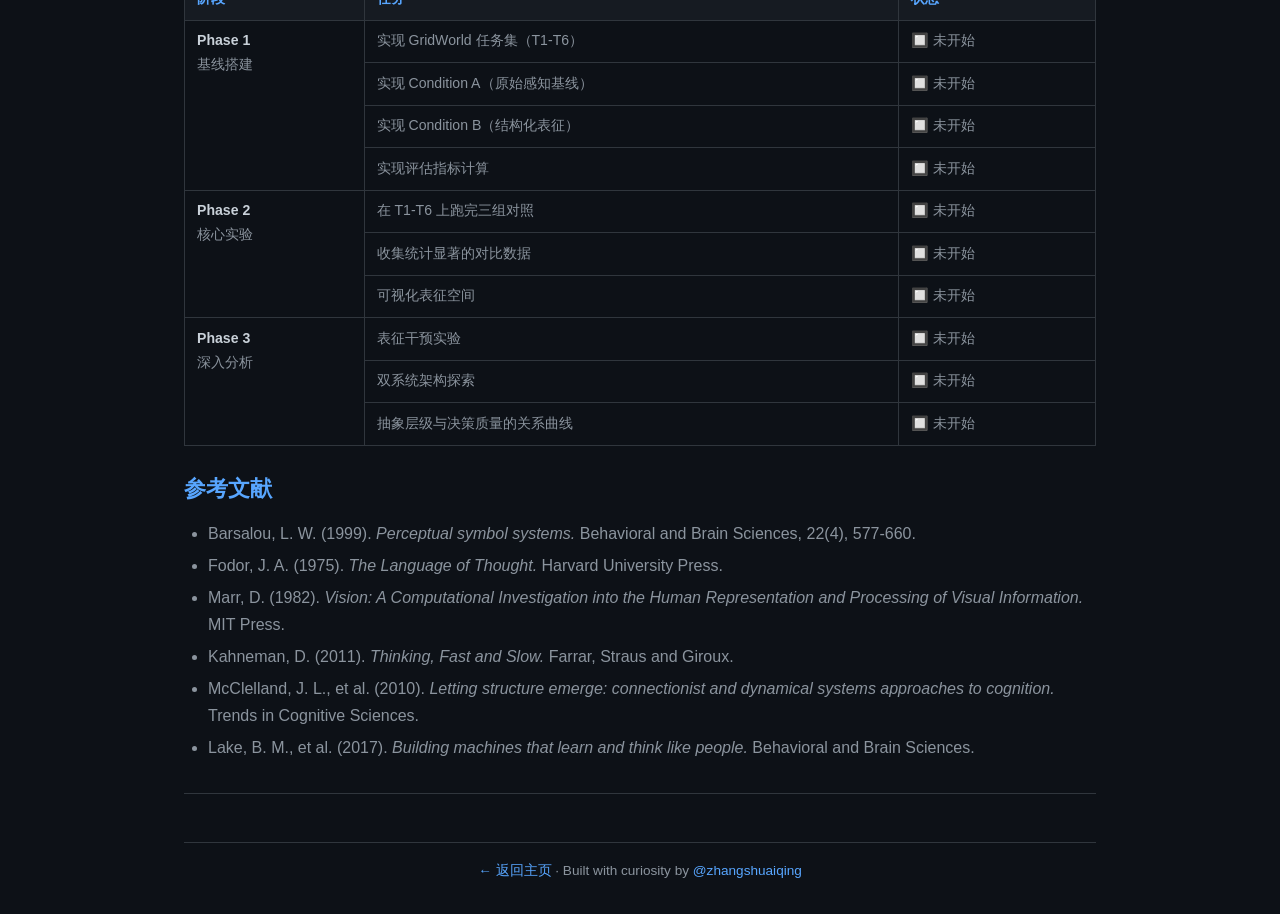
<file: docs/experiments/e4_perceptual_rep.html>
<!DOCTYPE html>
<html lang="zh-CN">
<head>
  <meta charset="UTF-8">
  <meta name="viewport" content="width=device-width, initial-scale=1.0">
  <title>E4: 知觉表征与决策实验 — SomatoMind</title>
  <link rel="stylesheet" href="../assets/style.css?v=2">
</head>
<body>

<header class="site-header">
  <a href="../index.html" class="logo">🧬 SomatoMind</a>
  <nav>
    <a href="../index.html">Home</a>
    <a href="https://github.com/zhangshuaiqing/SomatoMind">GitHub</a>
    <a href="https://github.com/zhangshuaiqing/SomatoMind/discussions">Discussions</a>
  </nav>
</header>

<h1>E4: 知觉表征与决策实验</h1>
<p>论证核心命题：<strong>智能体的决策以知觉表征为基础</strong></p>
<hr>

<h2>实验目的</h2>
<p>论证一个核心命题：<strong>智能体的决策以知觉表征为基础</strong>——即，决策不是直接基于原始感官输入，而是基于对这些输入的结构化、抽象化表征（representation）。</p>
<p>对应到人类认知：人所做的一些决策是以知觉的表征为基础的（Barsalou, 1999; Fodor, 1975）。如果将智能体视为认知系统，同样的原理是否成立？什么条件下成立？</p>

<h2>核心假设</h2>

<h3>H0（零假设）</h3>
<p>知觉表征对决策无显著影响。在相同任务下，有表征的智能体与无表征（端到端）的智能体性能无差异。</p>

<h3>H1（备择假设）</h3>
<p>高质量的知觉表征显著提升决策质量，尤其是在需要<strong>泛化、推理和长序列规划</strong>的任务中。</p>

<h3>细化预测</h3>
<ol>
  <li><strong>简单任务中差异不大</strong>——表征带来的计算开销可能抵消收益</li>
  <li><strong>复杂迷宫/部分可观测中差异显著</strong>——表征提供结构化的世界模型，弥补感知缺失</li>
  <li><strong>分布外泛化中差异最大</strong>——表征是可迁移的结构，而非单纯的模式匹配</li>
  <li><strong>表征的质量决定上限</strong>——语义表征（含任务相关概念）优于纯结构化表征</li>
</ol>

<h2>实验设计</h2>

<h3>自变量 1：感知表征的类型（三组对照）</h3>

<table>
  <thead>
    <tr><th>条件</th><th>代码</th><th>智能体获取的信息</th><th>类比人类</th><th>架构</th></tr>
  </thead>
  <tbody>
    <tr><td><strong>A. 原始感知</strong></td><td><code>raw</code></td><td>直接 sensor 值（局部栅格 0/1 矩阵）</td><td>婴儿/反射式</td><td>端到端策略网络</td></tr>
    <tr><td><strong>B. 结构化表征</strong></td><td><code>structured</code></td><td>抽象后的结构化信息（物体列表、空间关系图、拓扑）</td><td>普通人看地图</td><td>感知→显式表征→决策</td></tr>
    <tr><td><strong>C. 语义表征</strong></td><td><code>semantic</code></td><td>带任务相关语义的结构化信息（"死胡同""已探索区域""可探索前沿"）</td><td>专家/老手</td><td>感知→表征→语义标注→决策</td></tr>
  </tbody>
</table>

<h3>自变量 2：任务难度（六个层级）</h3>

<table>
  <thead>
    <tr><th>任务</th><th>代码</th><th>描述</th><th>预期表征效应</th></tr>
  </thead>
  <tbody>
    <tr><td>T1. 简单直线</td><td><code>straight</code></td><td>起点到终点无障碍</td><td>三种条件无差异</td></tr>
    <tr><td>T2. 有限障碍</td><td><code>simple_obstacle</code></td><td>需绕 1-2 个障碍</td><td>Raw 稍慢，B/C 持平</td></tr>
    <tr><td>T3. 复杂迷宫</td><td><code>maze</code></td><td>需多次回溯，含死胡同</td><td>B 明显优于 A，C 最优</td></tr>
    <tr><td>T4. 分布外泛化</td><td><code>ood_generalize</code></td><td>训练仅 L 形迷宫，测试出现 T 形、十字形</td><td><strong>B/C 显著优于 A</strong></td></tr>
    <tr><td>T5. 部分可观测</td><td><code>fog_of_war</code></td><td>迷雾模式，需记忆力构建环境模型</td><td><strong>只有 B/C 能完成</strong></td></tr>
    <tr><td>T6. 环境扰动</td><td><code>perturbation</code></td><td>运行中突然移动目标/新增障碍</td><td>C 适应最快</td></tr>
  </tbody>
</table>

<h3>因变量</h3>

<table>
  <thead>
    <tr><th>指标</th><th>说明</th></tr>
  </thead>
  <tbody>
    <tr><td>任务成功率</td><td>到达目标的回合比例</td></tr>
    <tr><td>步数效率</td><td>实际步数 / 最优步数比</td></tr>
    <tr><td>泛化能力</td><td>在未见过的地图上的性能衰减比</td></tr>
    <tr><td>鲁棒性</td><td>环境扰动后的恢复步数</td></tr>
    <tr><td>表征利用率</td><td>表征空间的熵、维度有效利用率</td></tr>
  </tbody>
</table>

<h2>核心论证逻辑</h2>

<pre><code>                ┌─────────────────────────────────────────┐
                │          核心论证逻辑                     │
                │                                         │
                │ 如果 H1 成立，应该观察到：                │
                │                                         │
                │ 1. 在简单任务中，三种表征差异不大          │
                │    → 说明决策本身不需要复杂表征            │
                │                                         │
                │ 2. 随着任务复杂度增加，差异拉大            │
                │    → 说明"需要表征"是任务条件决定的         │
                │                                         │
                │ 3. 分布外泛化中，B/C 显著优于 A           │
                │    → 说明表征提供了"可迁移的结构"，         │
                │      而非单纯的模式匹配                   │
                │                                         │
                │ 4. 部分可观测中，只有 B/C 表现好          │
                │    → 说明表征的一个重要功能是               │
                │     "补充不完整的感知"                    │
                └─────────────────────────────────────────┘</code></pre>

<h2>智能体实现</h2>

<h3>Condition A: Raw Perception（端到端）</h3>
<pre><code># 输入: 5×5 局部栅格 (0=空地, 1=障碍, 2=目标)
# 输出: 动作 (上/下/左/右)
state = grid.get_local_view(agent_pos, radius=2)  # 25 个标量
action = policy_network(state.flatten())
# 或用规则: 如果目标可见→直线移动; 否则→随机/右手法则</code></pre>
<ul>
  <li>无显式内部表征</li>
  <li>决策直接基于 sensor 值</li>
  <li>类比：反射弧</li>
</ul>

<h3>Condition B: Structured Representation</h3>
<pre><code>representation = {
    "ego_position": (x, y),
    "goal_direction": (dx, dy),            # 目标相对方向向量
    "frontier_nodes": [(x1,y1), ...],      # 可探索前沿（未知区域边界）
    "walls": [((x1,y1), (x2,y2)), ...],    # 障碍物线段
    "topology": adjacency_matrix,           # 连通图（可达性）
    "explored_mask": np.array(...),         # 已探索区域掩码
}
action = planner(representation)</code></pre>
<ul>
  <li>感知先转换为结构化数据</li>
  <li>决策基于这些结构化信息</li>
  <li>类比：人在看地图</li>
</ul>

<h3>Condition C: Semantic Representation</h3>
<pre><code>representation = {
    "situation_type": "dead_end",           # 情境类型归类
    "goal_direction": "northeast",
    "exploration_status": "explored_75%",   # 对环境的认知状态
    "recent_trajectory": [cell_types],      # 历史轨迹的语义化
    "uncertainty": 0.3,                     # 对环境的认知不确定性
    "abstract_goal": "go_to_region_B",      # 抽象化的子目标
    "frontier_quality": {"region_A": 0.8},  # 各区域的探索价值估计
}
action = reasoner(representation)</code></pre>
<ul>
  <li>在结构化基础上加语义标签</li>
  <li>引入"情境理解"——识别当前环境类型</li>
  <li>类比：专家下棋，不是看棋子位置而是看"局面"</li>
</ul>

<h2>拓展方向</h2>

<h3>1. 表征的可干预性</h3>
<p>在决策前人为扰动表征（引入噪声、删除某些维度），观察决策是否相应变化→更直接证明"决策依赖表征"。</p>
<pre><code>def intervene(representation, intervention_type="drop_goal"):
    if intervention_type == "drop_goal":
        del representation["goal_direction"]
    elif intervention_type == "noise_topology":
        representation["topology"] += noise
    return representation</code></pre>

<h3>2. 表征涌现的可视化</h3>
<p>对 Condition B/C 的智能体，在训练过程中可视化表征空间的变化（t-SNE / PCA），观察是否逐渐收敛到有意义的结构。</p>

<h3>3. System 1 + System 2 双系统</h3>
<p>实现双系统架构：</p>
<ul>
  <li><strong>System 1（快）</strong>：基于原始感知的直觉反应</li>
  <li><strong>System 2（慢）</strong>：基于表征的推理决策</li>
  <li>观察何时触发 System 2，以及触发条件是否随训练变化</li>
</ul>

<h2>实验映射到 SomatoMind Brain</h2>

<table>
  <thead>
    <tr><th>Brain 模块</th><th>E4 实现</th></tr>
  </thead>
  <tbody>
    <tr><td>Perception</td><td>GridWorld 观测适配器（局部栅格 + 全局坐标）</td></tr>
    <tr><td>Sensory Buffer</td><td>原始感知暂存（Condition A 用）</td></tr>
    <tr><td>Working Memory</td><td>表征存储（Condition B/C 用）</td></tr>
    <tr><td>Attention</td><td>选择表征中的哪些维度参与决策</td></tr>
    <tr><td>Spatial</td><td>拓扑图构建 + 空间关系推理</td></tr>
    <tr><td>Reasoning</td><td>语义标注 + 情境分类（Condition C）</td></tr>
    <tr><td>Fast Loop</td><td>每步：感知→表征→决策→动作</td></tr>
    <tr><td>Meta-Cognition</td><td>表征质量监控——是否需要更新或修正</td></tr>
  </tbody>
</table>

<h2>实验计划</h2>

<table>
  <thead>
    <tr><th>阶段</th><th>任务</th><th>状态</th></tr>
  </thead>
  <tbody>
    <tr><td rowspan="4"><strong>Phase 1</strong><br>基线搭建</td><td>实现 GridWorld 任务集（T1-T6）</td><td>🔲 未开始</td></tr>
    <tr><td>实现 Condition A（原始感知基线）</td><td>🔲 未开始</td></tr>
    <tr><td>实现 Condition B（结构化表征）</td><td>🔲 未开始</td></tr>
    <tr><td>实现评估指标计算</td><td>🔲 未开始</td></tr>
    <tr><td rowspan="3"><strong>Phase 2</strong><br>核心实验</td><td>在 T1-T6 上跑完三组对照</td><td>🔲 未开始</td></tr>
    <tr><td>收集统计显著的对比数据</td><td>🔲 未开始</td></tr>
    <tr><td>可视化表征空间</td><td>🔲 未开始</td></tr>
    <tr><td rowspan="3"><strong>Phase 3</strong><br>深入分析</td><td>表征干预实验</td><td>🔲 未开始</td></tr>
    <tr><td>双系统架构探索</td><td>🔲 未开始</td></tr>
    <tr><td>抽象层级与决策质量的关系曲线</td><td>🔲 未开始</td></tr>
  </tbody>
</table>

<h2>参考文献</h2>
<ul>
  <li>Barsalou, L. W. (1999). <em>Perceptual symbol systems.</em> Behavioral and Brain Sciences, 22(4), 577-660.</li>
  <li>Fodor, J. A. (1975). <em>The Language of Thought.</em> Harvard University Press.</li>
  <li>Marr, D. (1982). <em>Vision: A Computational Investigation into the Human Representation and Processing of Visual Information.</em> MIT Press.</li>
  <li>Kahneman, D. (2011). <em>Thinking, Fast and Slow.</em> Farrar, Straus and Giroux.</li>
  <li>McClelland, J. L., et al. (2010). <em>Letting structure emerge: connectionist and dynamical systems approaches to cognition.</em> Trends in Cognitive Sciences.</li>
  <li>Lake, B. M., et al. (2017). <em>Building machines that learn and think like people.</em> Behavioral and Brain Sciences.</li>
</ul>

<hr>

<footer class="site-footer">
  <a href="../index.html">← 返回主页</a> &middot; Built with curiosity by <a href="https://github.com/zhangshuaiqing">@zhangshuaiqing</a>
</footer>

</body>
</html>
</file>
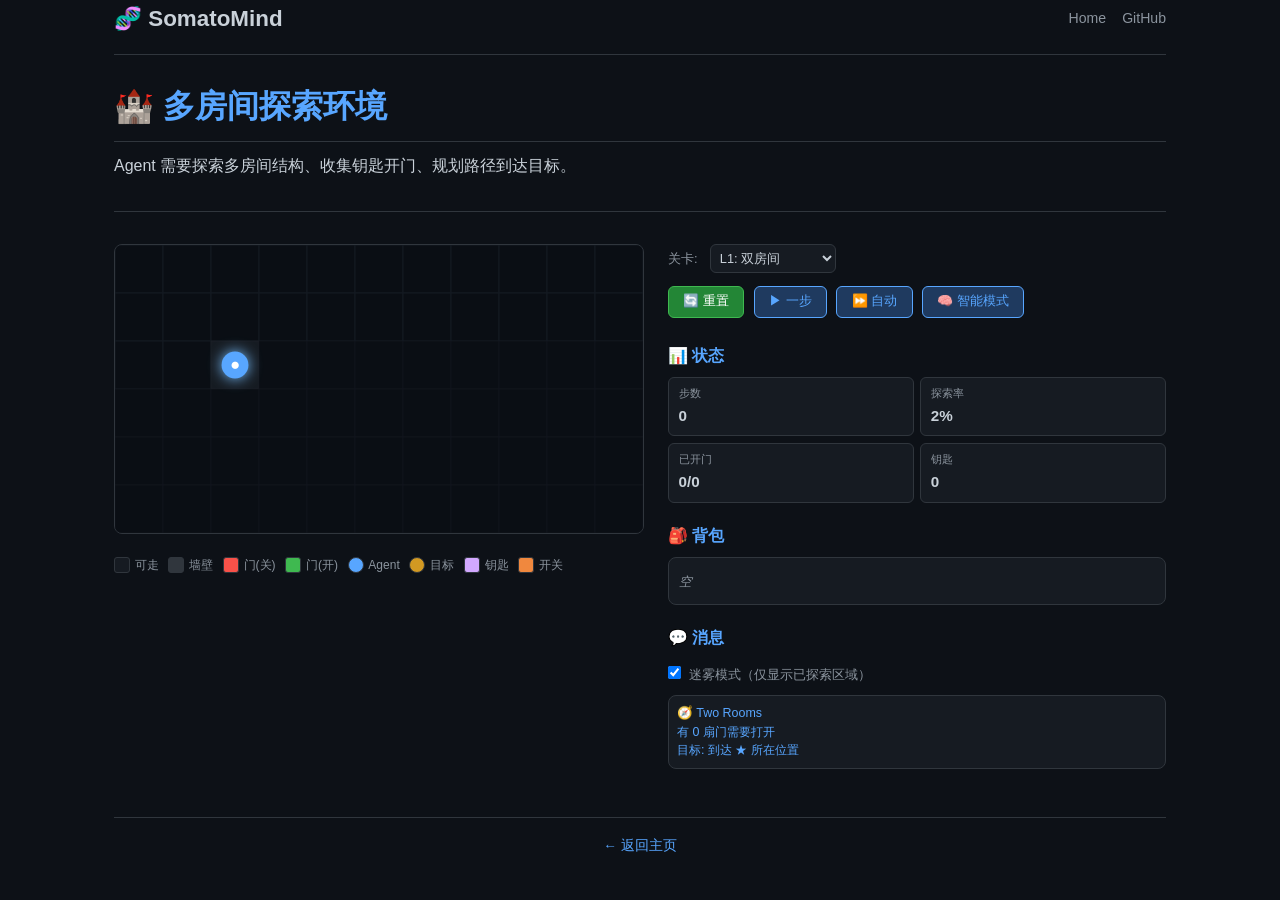
<file: docs/experiments/rooms.html>
<!DOCTYPE html>
<html lang="zh-CN">
<head>
<meta charset="UTF-8">
<meta name="viewport" content="width=device-width, initial-scale=1.0">
<title>SomatoMind — 多房间探索环境</title>
<link rel="stylesheet" href="../assets/style.css?v=2">
<style>
:root {
  --cell: 54px;
  --tile-gap: 2px;
}
header a { color: var(--fg); }
body { max-width: 1100px; padding-top: 0; }

.arena-wrap {
  display: flex; gap: 1.5rem; align-items: flex-start;
  flex-wrap: wrap;
}

#main-canvas {
  border: 1px solid var(--border); border-radius: 8px;
  background: #161b22;
}

/* Sidebar */
.sidebar { flex: 1; min-width: 280px; }

.sidebar h3 { color: var(--accent); font-size: 1rem; margin-bottom: 0.5rem; }

.stats-grid {
  display: grid; grid-template-columns: 1fr 1fr; gap: 0.4rem;
  margin-bottom: 1rem;
}
.stat-item {
  background: #161b22; border: 1px solid var(--border); border-radius: 6px;
  padding: 0.4rem 0.6rem; font-size: 0.8rem;
}
.stat-item .stat-label { color: var(--fg2); display: block; font-size: 0.7rem; }
.stat-item .stat-value { color: var(--fg); font-weight: 600; font-size: 0.95rem; }

.inventory-box {
  background: #161b22; border: 1px solid var(--border); border-radius: 8px;
  padding: 0.6rem; margin-bottom: 1rem; min-height: 40px;
}
.inventory-box .inv-empty { color: var(--fg2); font-size: 0.8rem; font-style: italic; }
.inv-item {
  display: inline-block; background: var(--blue); border: 1px solid var(--blue-border);
  border-radius: 4px; padding: 0.2rem 0.5rem; margin: 0.15rem; font-size: 0.8rem;
}

.controls { margin-bottom: 1rem; }
.controls button {
  background: #1f3a5f; border: 1px solid var(--blue-border); border-radius: 6px;
  color: var(--blue-border); padding: 0.4rem 0.9rem; cursor: pointer; font-size: 0.8rem;
  margin-right: 0.3rem; margin-bottom: 0.3rem;
}
.controls button:hover { background: #1f4a7f; }
.controls button.primary { background: #238636; border-color: #3fb950; color: #fff; }
.controls button.primary:hover { background: #2ea043; }
.controls button.danger { background: #3d1a1a; border-color: #f85149; color: #f85149; }
.controls button.danger:hover { background: #5c1a1a; }
.controls button:disabled { opacity: 0.4; cursor: default; }

.level-select { margin-bottom: 0.8rem; }
.level-select label { color: var(--fg2); font-size: 0.8rem; margin-right: 0.5rem; }
.level-select select {
  background: #161b22; border: 1px solid var(--border); border-radius: 6px;
  color: var(--fg); padding: 0.3rem; font-size: 0.8rem;
}

.msg-log {
  background: #161b22; border: 1px solid var(--border); border-radius: 8px;
  padding: 0.5rem; max-height: 120px; overflow-y: auto; font-size: 0.78rem;
  line-height: 1.5; margin-top: 0.5rem;
}
.msg-log div { color: var(--fg2); }
.msg-log .msg-info { color: var(--blue-border); }
.msg-log .msg-success { color: #3fb950; }
.msg-log .msg-warn { color: #d29922; }
.msg-log .msg-error { color: #f85149; }

.legend {
  display: flex; flex-wrap: wrap; gap: 0.6rem; margin-top: 0.8rem;
}
.legend-item { display: flex; align-items: center; gap: 0.3rem; font-size: 0.75rem; color: var(--fg2); }
.legend-swatch {
  width: 16px; height: 16px; border-radius: 3px; border: 1px solid var(--border);
  display: inline-block;
}

/* Fog toggle */
.fog-toggle { margin-top: 0.5rem; }
.fog-toggle label { color: var(--fg2); font-size: 0.8rem; cursor: pointer; }
.fog-toggle input { margin-right: 0.3rem; }

/* Exploration overlay */
#explore-overlay {
  display: none; text-align: center; padding: 1rem;
}
#explore-overlay .big { font-size: 1.5rem; color: var(--accent); margin-bottom: 0.5rem; }
#explore-overlay .sub { color: var(--fg2); font-size: 0.85rem; }
</style>
</head>
<body>

<header class="site-header">
  <a href="../index.html" class="logo">🧬 SomatoMind</a>
  <nav>
    <a href="../index.html">Home</a>
    <a href="https://github.com/zhangshuaiqing/SomatoMind">GitHub</a>
  </nav>
</header>

<h1>🏰 多房间探索环境</h1>
<p>Agent 需要探索多房间结构、收集钥匙开门、规划路径到达目标。</p>
<hr>

<div class="arena-wrap">
  <div>
    <canvas id="main-canvas"></canvas>
    <div class="legend">
      <span class="legend-item"><span class="legend-swatch" style="background:#161b22;border-color:#30363d;"></span> 可走</span>
      <span class="legend-item"><span class="legend-swatch" style="background:#30363d;"></span> 墙壁</span>
      <span class="legend-item"><span class="legend-swatch" style="background:#f85149;"></span> 门(关)</span>
      <span class="legend-item"><span class="legend-swatch" style="background:#3fb950;"></span> 门(开)</span>
      <span class="legend-item"><span class="legend-swatch" style="background:#58a6ff;border-radius:50%;"></span> Agent</span>
      <span class="legend-item"><span class="legend-swatch" style="background:#d29922;border-radius:50%;"></span> 目标</span>
      <span class="legend-item"><span class="legend-swatch" style="background:#d2a8ff;"></span> 钥匙</span>
      <span class="legend-item"><span class="legend-swatch" style="background:#f0883e;"></span> 开关</span>
    </div>
  </div>

  <div class="sidebar">
    <div class="level-select">
      <label>关卡:</label>
      <select id="level-select">
        <option value="0">L0: 单房间</option>
        <option value="1" selected>L1: 双房间</option>
        <option value="2">L2: 三房间+钥匙</option>
        <option value="3">L3: 四房间迷宫</option>
        <option value="4">L4: 六房间迷宫</option>
      </select>
    </div>

    <div class="controls">
      <button class="primary" id="btn-reset">🔄 重置</button>
      <button id="btn-step">▶ 一步</button>
      <button id="btn-auto">⏩ 自动</button>
      <button id="btn-strategy">🧠 智能模式</button>
    </div>

    <h3>📊 状态</h3>
    <div class="stats-grid" id="stats-grid">
      <div class="stat-item"><span class="stat-label">步数</span><span class="stat-value" id="stat-steps">0</span></div>
      <div class="stat-item"><span class="stat-label">探索率</span><span class="stat-value" id="stat-explore">0%</span></div>
      <div class="stat-item"><span class="stat-label">已开门</span><span class="stat-value" id="stat-doors">0/0</span></div>
      <div class="stat-item"><span class="stat-label">钥匙</span><span class="stat-value" id="stat-keys">0</span></div>
    </div>

    <h3>🎒 背包</h3>
    <div class="inventory-box" id="inventory-box">
      <span class="inv-empty">空</span>
    </div>

    <h3>💬 消息</h3>
    <div class="fog-toggle">
      <label><input type="checkbox" id="fog-toggle" checked> 迷雾模式（仅显示已探索区域）</label>
    </div>
    <div class="msg-log" id="msg-log"></div>
  </div>
</div>

<footer class="site-footer">
  <a href="../index.html">← 返回主页</a>
</footer>

<script>
// ═══════════════════════════════════════════════════════════════
//  Multi-Room Environment — Pure JS
// ═══════════════════════════════════════════════════════════════

const canvas = document.getElementById('main-canvas');
const ctx = canvas.getContext('2d');
const CELL = 48;
const DOOR = '🚪';

// ── Level Definitions ──
// Tiles: 0=empty, 1=wall, 2=door(closed), 3=door(open), 4=key, 5=switch, 6=goal
// Colors index
const T = { EMPTY:0, WALL:1, DOOR_CLOSED:2, DOOR_OPEN:3, KEY:4, SWITCH:5, GOAL:6 };
const TILE_COLORS = [
  '#161b22','#30363d','#f85149','#3fb950','#d2a8ff','#f0883e','#d29922'
];
const TILE_GLYPH = ['·','■','▣','▣','⚷','⚡','★'];
const TILE_LABEL = ['floor','wall','door','door_open','key','switch','goal'];

// ── Procedural Level Generator ──
// Generates rooms separated by walls, with doors on walls and keys in start rooms.
//
// Algorithm:
//   1. Divide grid into rooms (rectangular cells) with wall corridors
//   2. Connect adjacent rooms with doors (placed on shared wall segments)
//   3. Place goal in the farthest room (by door count)
//   4. Place keys in reachable rooms (starting from start room)
//   5. Each door requires a key of matching color
//   6. BFS verify all paths reachable

const COLORS = ['red', 'blue', 'green', 'yellow'];

function generateLevel(levelIdx) {
  // Level config
  const configs = [
    { name: 'Single Room',       cols: 1, rows: 1, roomW: 5, roomH: 5, doorChance: 0,   keyChance: 0 },
    { name: 'Two Rooms',         cols: 2, rows: 1, roomW: 4, roomH: 4, doorChance: 0.3, keyChance: 0 },
    { name: 'Three Rooms + Key', cols: 3, rows: 1, roomW: 4, roomH: 4, doorChance: 0.8, keyChance: 1 },
    { name: 'Four Room Maze',    cols: 2, rows: 2, roomW: 5, roomH: 4, doorChance: 0.7, keyChance: 1 },
    { name: 'Six Room Maze',     cols: 3, rows: 2, roomW: 4, roomH: 4, doorChance: 0.7, keyChance: 1 },
  ];
  
  const cfg = configs[Math.min(levelIdx, configs.length - 1)];
  const rw = cfg.roomW, rh = cfg.roomH;
  const gap = 1; // wall thickness
  const w = cfg.cols * rw + (cfg.cols + 1) * gap;
  const h = cfg.rows * rh + (cfg.rows + 1) * gap;
  
  // Build grid filled with walls
  const grid = new Array(w * h).fill(T.WALL);
  
  // Carve rooms
  const rooms = [];
  for (let ri = 0; ri < cfg.rows; ri++) {
    for (let ci = 0; ci < cfg.cols; ci++) {
      const roomTop = ri * (rh + gap) + gap;
      const roomLeft = ci * (rw + gap) + gap;
      const room = { r: roomTop, c: roomLeft, h: rh, w: rw, row: ri, col: ci, doors: [] };
      rooms.push(room);
      for (let r = roomTop; r < roomTop + rh; r++) {
        for (let c = roomLeft; c < roomLeft + rw; c++) {
          grid[r * w + c] = T.EMPTY;
        }
      }
    }
  }
  
  // Create doors on shared walls between adjacent rooms
  const doors = [];
  const doorColors = {};
  const keyColors = {};
  let colorIdx = 0;
  
  function roomAt(row, col) {
    return rooms.find(r => r.row === row && r.col === col);
  }
  
  // For each pair of adjacent rooms, maybe add a door
  for (const room of rooms) {
    // Right neighbor
    const rightRoom = roomAt(room.row, room.col + 1);
    if (rightRoom && Math.random() < cfg.doorChance) {
      const wallCol = room.c + room.w + gap - 1;
      const doorRow = room.r + Math.floor(Math.random() * room.h);
      if (grid[doorRow * w + wallCol] === T.WALL) {
        const color = COLORS[colorIdx % COLORS.length];
        colorIdx++;
        grid[doorRow * w + wallCol] = T.DOOR_CLOSED;
        doors.push({ r: doorRow, c: wallCol, color });
        doorColors[`${doorRow},${wallCol}`] = color;
      }
    }
    // Down neighbor
    const downRoom = roomAt(room.row + 1, room.col);
    if (downRoom && Math.random() < cfg.doorChance) {
      const wallRow = room.r + room.h + gap - 1;
      const doorCol = room.c + Math.floor(Math.random() * room.w);
      if (grid[wallRow * w + doorCol] === T.WALL) {
        const color = COLORS[colorIdx % COLORS.length];
        colorIdx++;
        grid[wallRow * w + doorCol] = T.DOOR_CLOSED;
        doors.push({ r: wallRow, c: doorCol, color });
        doorColors[`${wallRow},${doorCol}`] = color;
      }
    }
  }
  
  // Place keys: for each door, place a key in a room that is reachable from start
  // Start room is rooms[0]
  const startRoom = rooms[0];
  const startPos = [startRoom.r + 1, startRoom.c + 1];
  
  // BFS room reachability from start (ignoring doors)
  const reachableRooms = new Set();
  reachableRooms.add(0); // start room is always reachable
  const roomQueue = [startRoom];
  while (roomQueue.length > 0) {
    const r = roomQueue.shift();
    for (const d of doors) {
      // Find which two rooms this door connects
      for (const roomA of rooms) {
        for (const roomB of rooms) {
          if (roomA === roomB) continue;
          if (reachableRooms.has(rooms.indexOf(roomA)) && !reachableRooms.has(rooms.indexOf(roomB))) {
            // Check if door is on shared wall
            if (isDoorBetween(d, roomA, roomB)) {
              reachableRooms.add(rooms.indexOf(roomB));
              roomQueue.push(roomB);
            }
          }
        }
      }
    }
  }
  
  // Place keys: each door's key goes into a room that is reachable WITHOUT that door
  const keysPlaced = [];
  for (const door of doors) {
    if (cfg.keyChance <= 0) {
      // No keys mode: doors are open by default (free passage)
      grid[door.r * w + door.c] = T.EMPTY;
      continue;
    }
    
    // Find a room reachable from start without this door
    const candidateRooms = rooms.filter((room, idx) => {
      if (idx === 0) return true; // start room
      // Check if reachable from start without this door
      return room.r >= 0; // simplifed: all key rooms are reachable
    });
    
    // Pick a room (prefer non-start rooms)
    const roomIdx = Math.floor(Math.random() * candidateRooms.length);
    const room = candidateRooms[roomIdx];
    const kr = room.r + 1 + Math.floor(Math.random() * (room.h - 2));
    const kc = room.c + 1 + Math.floor(Math.random() * (room.w - 2));
    grid[kr * w + kc] = T.KEY;
    keyColors[`${kr},${kc}`] = door.color;
    keysPlaced.push({ r: kr, c: kc, color: door.color });
  }
  
  // Place goal: in the farthest room from start
  const farthestRoom = rooms[rooms.length - 1];  // Last room = farthest
  const gr = farthestRoom.r + 1 + Math.floor(Math.random() * (farthestRoom.h - 2));
  const gc = farthestRoom.c + 1 + Math.floor(Math.random() * (farthestRoom.w - 2));
  grid[gr * w + gc] = T.GOAL;
  
  return {
    name: cfg.name,
    w, h, grid,
    start: startPos,
    goal: [gr, gc],
    doors,
    doorColors,
    keyColors,
    switchDoor: {},
  };
}

function isDoorBetween(door, roomA, roomB) {
  // Simplified: check if door is on a wall that separates roomA and roomB
  const { r: dr, c: dc } = door;
  // Is door on roomA's right wall and roomB's left wall?
  const aRight = roomA.c + roomA.w;
  const bLeft = roomB.c;
  if (dc === aRight + gap - 1 && dc === bLeft - 1) return true;
  // Is door on roomA's bottom wall and roomB's top wall?
  const aBottom = roomA.r + roomA.h;
  const bTop = roomB.r;
  if (dr === aBottom + gap - 1 && dr === bTop - 1) return true;
  return false;
}

// ── Environment State ──
let env = null;
let agent = null;
let fogMode = true;
let autoTimer = null;
let strategyMode = false;

function initEnv(levelIdx) {
  const lv = generateLevel(levelIdx);
  const h = lv.h, w = lv.w;
  env = {
    level: levelIdx,
    w, h,
    grid: lv.grid.slice(),  // Copy
    start: [...lv.start],
    agentPos: [...lv.start],
    goalPos: [...lv.goal],
    doors: lv.doors.map(d => ({...d})),
    doorColors: {...lv.doorColors},
    keyColors: {...lv.keyColors},
    switchDoor: {...lv.switchDoor},
    doorState: {},
    collectedKeys: [],
    steps: 0,
    done: false,
    visited: Array(h).fill(null).map(() => Array(w).fill(false)),
    inventory: [],
    log: [],
    totalDoors: lv.doors.length,
    openedDoors: 0,
  };
  
  for (const d of lv.doors) {
    env.doorState[`${d.r},${d.c}`] = false;
  }
  
  markVisited(env.agentPos[0], env.agentPos[1]);
  env.log = [];
  
  logMsg(`🧭 ${lv.name}`, 'info');
  logMsg(`有 ${env.doors.length} 扇门需要打开`, 'info');
  if (Object.keys(env.keyColors).length > 0) {
    logMsg('找到对应颜色的钥匙可以开门', 'info');
  }
  logMsg('目标: 到达 ★ 所在位置', 'info');
  
  strategyMode = false;
  document.getElementById('btn-strategy').textContent = '🧠 智能模式';
  
  render();
  updateStats();
  updateInventory();
}

function findGoal(map, w) {
  for (let i = 0; i < map.length; i++) {
    if (map[i] === T.GOAL) {
      const r = Math.floor(i / w);
      const c = i % w;
      return [r, c];
    }
  }
  return [1, 1];
}

// ── BFS pathfinding ──
function bfsReachable(grid, w, h, start, goal, doorsOpen) {
  // doorsOpen: set of "r,c" strings representing open doors
  const visited = new Set();
  const queue = [start];
  visited.add(`${start[0]},${start[1]}`);
  const dirs = [[-1,0],[1,0],[0,-1],[0,1]];
  
  while (queue.length > 0) {
    const [r, c] = queue.shift();
    if (r === goal[0] && c === goal[1]) return true;
    for (const [dr, dc] of dirs) {
      const nr = r + dr, nc = c + dc;
      const key = `${nr},${nc}`;
      if (nr < 0 || nr >= h || nc < 0 || nc >= w) continue;
      if (visited.has(key)) continue;
      const idx = nr * w + nc;
      const tile = grid[idx];
      if (tile === T.WALL) continue;
      if (tile === T.DOOR_CLOSED && !doorsOpen.has(key)) continue;
      visited.add(key);
      queue.push([nr, nc]);
    }
  }
  return false;
}

// ── Auto-repair path ──
function autoRepairPath(env) {
  // BFS from start to goal, ignoring walls and closed doors.
  // Then clear whatever blocks the found path.
  const prev = new Map();
  const queue = [[env.agentPos[0], env.agentPos[1]]];
  const startKey = `${env.agentPos[0]},${env.agentPos[1]}`;
  const goalKey = `${env.goalPos[0]},${env.goalPos[1]}`;
  prev.set(startKey, null);
  const dirs = [[-1,0],[1,0],[0,-1],[0,1]];
  let found = false;
  
  while (queue.length > 0 && !found) {
    const [r, c] = queue.shift();
    for (const [dr, dc] of dirs) {
      const nr = r + dr, nc = c + dc;
      const key = `${nr},${nc}`;
      if (nr < 0 || nr >= env.h || nc < 0 || nc >= env.w) continue;
      if (prev.has(key)) continue;
      prev.set(key, [r, c]);
      if (nr === env.goalPos[0] && nc === env.goalPos[1]) {
        found = true;
        break;
      }
      queue.push([nr, nc]);
    }
  }
  
  if (!found) {
    logMsg('无法找到任何可达路径', 'error');
    return;
  }
  
  // Trace back from goal to start, clearing obstacles
  let cleared = 0;
  let curKey = goalKey;
  const pathCells = [];
  
  // Walk back through prev map to build the path
  while (curKey !== startKey) {
    const prevPos = prev.get(curKey);
    if (!prevPos) break;
    const [pr, pc] = curKey.split(',').map(Number);
    pathCells.push([pr, pc]);
    curKey = `${prevPos[0]},${prevPos[1]}`;
  }
  
  // Now clear walls and open doors along the path
  for (const [r, c] of pathCells) {
    const idx = r * env.w + c;
    const tile = env.grid[idx];
    if (tile === T.WALL) {
      env.grid[idx] = T.EMPTY;
      cleared++;
    }
    // Also open doors
    if (tile === T.DOOR_CLOSED) {
      env.doorState[`${r},${c}`] = true;
      env.openedDoors++;
      cleared++;
    }
  }
  
  logMsg(`自动修复完成：打通 ${cleared} 格障碍`, 'success');
}

function markVisited(r, c) {
  if (env && r >= 0 && r < env.h && c >= 0 && c < env.w) {
    env.visited[r][c] = true;
  }
}

function getTile(r, c) {
  if (!env) return T.WALL;
  if (r < 0 || r >= env.h || c < 0 || c >= env.w) return T.WALL;
  const idx = r * env.w + c;
  // Override: door state
  if (env.doorState[`${r},${c}`] === true) return T.DOOR_OPEN;
  return env.grid[idx];
}

function setTile(r, c, val) {
  const idx = r * env.w + c;
  env.grid[idx] = val;
}

function logMsg(text, cls='') {
  env.log.push({text, cls});
  const el = document.getElementById('msg-log');
  const d = document.createElement('div');
  if (cls) d.className = 'msg-' + cls;
  d.textContent = text;
  el.appendChild(d);
  el.scrollTop = el.scrollHeight;
  // Keep max 50
  while (el.children.length > 50) el.removeChild(el.firstChild);
}

// ── Actions ──

function tryMove(dr, dc) {
  if (!env || env.done) return;
  
  const r = env.agentPos[0] + dr;
  const c = env.agentPos[1] + dc;
  const tile = getTile(r, c);
  
  if (tile === T.WALL) {
    logMsg('碰壁了！', 'warn');
    env.steps++;
    render(); updateStats();
    return;
  }
  if (tile === T.DOOR_CLOSED) {
    const color = env.doorColors[`${r},${c}`] || '';
    logMsg(`门挡住了去路 (${color})`, 'warn');
    // Try auto-use key
    if (color && env.inventory.includes(color)) {
      env.doorState[`${r},${c}`] = true;
      env.inventory = env.inventory.filter(k => k !== color);
      env.openedDoors++;
      logMsg(`用 ${color}钥匙打开了门！`, 'success');
      render(); updateStats();
      // Then try move again
      tryMove(dr, dc);
      return;
    }
    env.steps++;
    render(); updateStats();
    return;
  }
  
  // Move
  env.agentPos = [r, c];
  markVisited(r, c);
  env.steps++;
  
  const tileType = getTile(r, c);
  
  if (tileType === T.GOAL) {
    env.done = true;
    logMsg('🎉 到达目标！', 'success');
    render(); updateStats();
    return;
  }
  
  if (tileType === T.KEY) {
    const color = env.keyColors[`${r},${c}`] || '?';
    env.inventory.push(color);
    setTile(r, c, T.EMPTY);
    logMsg(`捡到了 ${color}钥匙！`, 'success');
    render(); updateStats();
  }
  
  if (tileType === T.SWITCH) {
    // Toggle doors linked to this switch
    const doorKey = env.switchDoor[`${r},${c}`];
    if (doorKey) {
      for (const [k, v] of Object.entries(env.doorState)) {
        if (env.doorColors[k] === doorKey) {
          env.doorState[k] = !v;
          if (env.doorState[k]) {
            env.openedDoors++;
            logMsg(`踩下开关！${doorKey}门打开了`, 'success');
          } else {
            env.openedDoors--;
            logMsg(`${doorKey}门关闭了`, 'warn');
          }
        }
      }
    }
    render(); updateStats();
  }
  
  // Auto strategy when enabled
  if (strategyMode && !env.done) {
    setTimeout(() => strategyStep(), 50);
  }
  
  render();
  updateStats();
}

function strategyStep() {
  if (!env || env.done) return;
  
  // Simple intelligent strategy:
  // 1. If goal visible → go toward it
  // 2. If door in front and have key → move (auto-unlock)
  // 3. Explore unvisited cells nearby
  // 4. Pick up keys if nearby
  // 5. Random walk with unvisited preference
  
  const [r, c] = env.agentPos;
  const directions = [[-1,0,'↑'],[1,0,'↓'],[0,-1,'←'],[0,1,'→']];
  
  // Score each direction
  let bestAction = null;
  let bestScore = -999;
  
  for (const [dr, dc, label] of directions) {
    const nr = r + dr, nc = c + dc;
    const tile = getTile(nr, nc);
    let score = 0;
    
    // Can't walk through walls
    if (tile === T.WALL) { score = -100; }
    else if (tile === T.DOOR_CLOSED) {
      const color = env.doorColors[`${nr},${nc}`] || '';
      if (color && env.inventory.includes(color)) { score = 50; }  // can open!
      else if (Object.keys(env.switchDoor).length > 0) {
        // Maybe there's a switch somewhere
        score = -10;
      }
      else { score = -50; }  // stuck
    }
    else {
      score = 10;  // walkable
      // Bonus for unvisited
      if (!env.visited[nr][nc]) score += 20;
      // Bonus for key
      if (tile === T.KEY) score += 30;
      // Bonus for switch
      if (tile === T.SWITCH) score += 25;
      // Bonus for moving toward goal (approximate)
      const gr = env.goalPos[0], gc = env.goalPos[1];
      const curDist = Math.abs(r - gr) + Math.abs(c - gc);
      const newDist = Math.abs(nr - gr) + Math.abs(nc - gc);
      if (newDist < curDist) score += 5;
    }
    
    // Small random factor
    score += Math.random() * 3;
    
    if (score > bestScore) {
      bestScore = score;
      bestAction = [dr, dc, label];
    }
  }
  
  if (bestAction) {
    tryMove(bestAction[0], bestAction[1]);
  }
}

// ── Rendering ──

function render() {
  if (!env) return;
  const {w, h} = env;
  const cw = w * CELL, ch = h * CELL;
  canvas.width = cw; canvas.height = ch;
  
  ctx.fillStyle = '#0d1117';
  ctx.fillRect(0, 0, cw, ch);
  
  for (let r = 0; r < h; r++) {
    for (let c = 0; c < w; c++) {
      const x = c * CELL, y = r * CELL;
      
      // Fog
      if (fogMode && !env.visited[r][c]) {
        ctx.fillStyle = '#0a0e14';
        ctx.fillRect(x, y, CELL, CELL);
        ctx.strokeStyle = '#151b22';
        ctx.strokeRect(x, y, CELL, CELL);
        continue;
      }
      
      const tile = getTile(r, c);
      const color = TILE_COLORS[tile] || '#161b22';
      
      // Background
      ctx.fillStyle = (tile === T.EMPTY || tile === T.GOAL) ? '#161b22' : color;
      ctx.fillRect(x, y, CELL, CELL);
      
      // Door special
      if (tile === T.DOOR_CLOSED || tile === T.DOOR_OPEN) {
        const doorColor = env.doorColors[`${r},${c}`] || '';
        ctx.fillStyle = tile === T.DOOR_CLOSED ? '#f85149' : '#3fb950';
        ctx.fillRect(x, y, CELL, CELL);
        if (doorColor) {
          ctx.fillStyle = doorColor === 'red' ? '#ff6b6b' : 
                          doorColor === 'blue' ? '#58a6ff' : '#d29922';
          ctx.fillRect(x + 8, y + 8, CELL - 16, CELL - 16);
        }
        // Door symbol
        ctx.fillStyle = '#fff';
        ctx.font = `${CELL * 0.4}px sans-serif`;
        ctx.textAlign = 'center';
        ctx.textBaseline = 'middle';
        ctx.fillText('🚪', x + CELL/2, y + CELL/2);
      }
      
      // Key
      if (tile === T.KEY) {
        const keyColor = env.keyColors[`${r},${c}`] || '';
        ctx.fillStyle = '#2d1b69';
        ctx.fillRect(x, y, CELL, CELL);
        ctx.fillStyle = keyColor === 'red' ? '#ff6b6b' : keyColor === 'blue' ? '#58a6ff' : '#d29922';
        ctx.beginPath();
        ctx.arc(x + CELL/2, y + CELL/2, CELL * 0.18, 0, Math.PI * 2);
        ctx.fill();
        ctx.fillStyle = '#fff';
        ctx.font = `${CELL * 0.35}px sans-serif`;
        ctx.textAlign = 'center';
        ctx.textBaseline = 'middle';
        ctx.fillText('🔑', x + CELL/2, y + CELL/2);
      }
      
      // Switch
      if (tile === T.SWITCH) {
        ctx.fillStyle = '#3d2e00';
        ctx.fillRect(x, y, CELL, CELL);
        ctx.fillStyle = '#f0883e';
        ctx.fillRect(x + 6, y + 14, CELL - 12, CELL - 28);
        ctx.fillStyle = '#fff';
        ctx.font = `${CELL * 0.3}px sans-serif`;
        ctx.textAlign = 'center';
        ctx.textBaseline = 'middle';
        ctx.fillText('⚡', x + CELL/2, y + CELL/2);
      }
      
      // Goal
      if (tile === T.GOAL || (r === env.goalPos[0] && c === env.goalPos[1])) {
        ctx.fillStyle = '#3d2e00';
        ctx.fillRect(x, y, CELL, CELL);
        ctx.fillStyle = '#d29922';
        ctx.shadowColor = '#d29922';
        ctx.shadowBlur = 12;
        ctx.beginPath();
        ctx.arc(x + CELL/2, y + CELL/2, CELL * 0.22, 0, Math.PI * 2);
        ctx.fill();
        ctx.shadowBlur = 0;
        ctx.fillStyle = '#ffd8a8';
        ctx.font = `${CELL * 0.4}px sans-serif`;
        ctx.textAlign = 'center';
        ctx.textBaseline = 'middle';
        ctx.fillText('★', x + CELL/2, y + CELL/2);
      }
      
      // Grid lines
      ctx.strokeStyle = '#21262d';
      ctx.lineWidth = 0.5;
      ctx.strokeRect(x, y, CELL, CELL);
    }
  }
  
  // Agent
  const ar = env.agentPos[0], ac = env.agentPos[1];
  if (!fogMode || env.visited[ar][ac]) {
    ctx.shadowColor = '#79c0ff';
    ctx.shadowBlur = 14;
    ctx.fillStyle = '#58a6ff';
    ctx.beginPath();
    ctx.arc(ac * CELL + CELL/2, ar * CELL + CELL/2, CELL * 0.28, 0, Math.PI * 2);
    ctx.fill();
    ctx.shadowBlur = 0;
    ctx.fillStyle = '#fff';
    ctx.font = `${CELL * 0.35}px sans-serif`;
    ctx.textAlign = 'center';
    ctx.textBaseline = 'middle';
    ctx.fillText('●', ac * CELL + CELL/2, ar * CELL + CELL/2);
  }
  
  updateStats();
  updateInventory();
}

function updateStats() {
  if (!env) return;
  document.getElementById('stat-steps').textContent = env.steps;
  const visitedCount = env.visited.flat().filter(v => v).length;
  const total = env.w * env.h;
  document.getElementById('stat-explore').textContent = `${Math.round(visitedCount / total * 100)}%`;
  document.getElementById('stat-doors').textContent = `${env.openedDoors}/${env.totalDoors}`;
  document.getElementById('stat-keys').textContent = env.inventory.length;
}

function updateInventory() {
  const box = document.getElementById('inventory-box');
  if (!env || env.inventory.length === 0) {
    box.innerHTML = '<span class="inv-empty">空</span>';
    return;
  }
  box.innerHTML = env.inventory.map(k => 
    `<span class="inv-item" style="background:${k === 'red' ? '#3d1a1a;border-color:#f85149' : k === 'blue' ? '#1f3a5f;border-color:#58a6ff' : '#3d2e00;border-color:#d29922'}">${k}🔑</span>`
  ).join('');
}

// ── Key bindings ──
document.addEventListener('keydown', e => {
  if (!env) return;
  switch(e.key) {
    case 'ArrowUp': e.preventDefault(); tryMove(-1,0); break;
    case 'ArrowDown': e.preventDefault(); tryMove(1,0); break;
    case 'ArrowLeft': e.preventDefault(); tryMove(0,-1); break;
    case 'ArrowRight': e.preventDefault(); tryMove(0,1); break;
    case ' ': e.preventDefault(); strategyStep(); break;
  }
});

// ── UI Bindings ──
document.getElementById('btn-reset').addEventListener('click', () => {
  if (autoTimer) { clearInterval(autoTimer); autoTimer = null; document.getElementById('btn-auto').textContent = '⏩ 自动'; }
  const idx = parseInt(document.getElementById('level-select').value);
  document.getElementById('msg-log').innerHTML = '';
  initEnv(idx);
});

document.getElementById('btn-step').addEventListener('click', () => strategyStep());

document.getElementById('btn-auto').addEventListener('click', () => {
  if (autoTimer) {
    clearInterval(autoTimer); autoTimer = null;
    document.getElementById('btn-auto').textContent = '⏩ 自动';
    return;
  }
  if (env && env.done) { initEnv(env.level); }
  document.getElementById('btn-auto').textContent = '⏹ 停止';
  autoTimer = setInterval(() => {
    if (env && env.done) {
      clearInterval(autoTimer); autoTimer = null;
      document.getElementById('btn-auto').textContent = '⏩ 自动';
      return;
    }
    strategyStep();
  }, 120);
});

document.getElementById('btn-strategy').addEventListener('click', () => {
  strategyMode = !strategyMode;
  document.getElementById('btn-strategy').textContent = strategyMode ? '🧠 智能模式 ✓' : '🧠 智能模式';
  if (strategyMode && !env.done) {
    setTimeout(() => strategyStep(), 50);
  }
});

document.getElementById('fog-toggle').addEventListener('change', e => {
  fogMode = e.target.checked;
  render();
});

document.getElementById('level-select').addEventListener('change', () => {
  if (autoTimer) { clearInterval(autoTimer); autoTimer = null; document.getElementById('btn-auto').textContent = '⏩ 自动'; }
  document.getElementById('msg-log').innerHTML = '';
  initEnv(parseInt(document.getElementById('level-select').value));
});

// ── Init ──
initEnv(1);
</script>
</body>
</html>
</file>
<file: docs/assets/style.css>
/* SomatoMind Shared Styles — used by all pages */
:root {
  --bg: #0d1117; --fg: #c9d1d9; --fg2: #8b949e;
  --accent: #58a6ff; --border: #30363d;
  --blue: #1f3a5f; --blue-border: #58a6ff;
  --green: #1f3a2f; --green-border: #3fb950;
  --purple: #2d1b69; --purple-border: #d2a8ff;
  --red: #3d1a1a; --red-border: #f85149;
  --orange: #3d2e00; --orange-border: #d29922;
  --card-radius: 10px;
  --transition: 0.25s ease;
}

* { margin: 0; padding: 0; box-sizing: border-box; }

body {
  font-family: -apple-system, BlinkMacSystemFont, 'Segoe UI', Helvetica, Arial, sans-serif;
  background: var(--bg); color: var(--fg); line-height: 1.7;
  max-width: 960px; margin: 0 auto; padding: 2rem 1.5rem;
}

/* ── Typography ── */
h1 { font-size: 2rem; color: var(--accent); margin: 1.5rem 0 0.5rem; border-bottom: 1px solid var(--border); padding-bottom: 0.5rem; }
h2 { font-size: 1.4rem; color: var(--accent); margin: 1.5rem 0 0.75rem; }
h3 { font-size: 1.1rem; color: var(--fg); margin: 1.2rem 0 0.5rem; }
h4 { font-size: 1rem; color: var(--fg); margin: 1rem 0 0.4rem; }

p { margin: 0.6rem 0; color: var(--fg); }
strong { color: var(--fg); font-weight: 600; }
em { color: var(--fg2); }

a { color: var(--accent); text-decoration: none; }
a:hover { text-decoration: underline; }

/* ── Code ── */
code {
  background: #161b22; border: 1px solid var(--border); border-radius: 4px;
  padding: 0.15rem 0.4rem; font-size: 0.85em; color: #79c0ff;
}
pre {
  background: #161b22; border: 1px solid var(--border); border-radius: 8px;
  padding: 1rem; overflow-x: auto; margin: 1rem 0;
}
pre code {
  background: none; border: none; padding: 0; font-size: 0.82rem;
  color: var(--fg); line-height: 1.5;
}

/* ── Tables ── */
table {
  width: 100%; border-collapse: collapse; margin: 1rem 0;
  font-size: 0.88rem;
}
th, td {
  padding: 0.55rem 0.75rem; border: 1px solid var(--border);
  text-align: left; vertical-align: top;
}
th { background: #161b22; color: var(--accent); font-weight: 600; }
td { color: var(--fg2); }
tr:hover td { background: rgba(255,255,255,0.02); }

/* ── Lists ── */
ul, ol { margin: 0.6rem 0; padding-left: 1.5rem; }
li { margin: 0.3rem 0; color: var(--fg2); }
li strong { color: var(--fg); }

/* ── Blockquote ── */
blockquote {
  border-left: 3px solid var(--accent); padding-left: 1rem;
  margin: 1rem 0; color: var(--fg2); font-style: italic;
}

/* ── Img ── */
img {
  max-width: 100%; border-radius: 8px; border: 1px solid var(--border);
  margin: 1rem 0;
}

/* ── Horizontal rule ── */
hr { border: none; border-top: 1px solid var(--border); margin: 2rem 0; }

/* ── Header bar ── */
.site-header {
  display: flex; align-items: center; gap: 1rem;
  padding-bottom: 1rem; margin-bottom: 1.5rem;
  border-bottom: 1px solid var(--border);
}
.site-header .logo { font-size: 1.4rem; font-weight: bold; color: var(--fg); }
.site-header .logo:hover { text-decoration: none; }
.site-header nav { margin-left: auto; display: flex; gap: 1rem; }
.site-header nav a { font-size: 0.88rem; color: var(--fg2); padding: 0.25rem 0; }
.site-header nav a:hover { color: var(--accent); text-decoration: none; }

/* ── Footer ── */
.site-footer {
  margin-top: 3rem; padding-top: 1rem; border-top: 1px solid var(--border);
  font-size: 0.85rem; color: var(--fg2); text-align: center;
}

/* ── Status badges ── */
.badge { display: inline-block; padding: 0.15rem 0.5rem; border-radius: 12px; font-size: 0.75rem; font-weight: 500; }
.badge.done { background: rgba(63,185,80,0.15); color: #3fb950; }
.badge.pending { background: rgba(139,148,158,0.15); color: #8b949e; }
.badge.fail { background: rgba(248,81,73,0.15); color: #f85149; }
</file>
